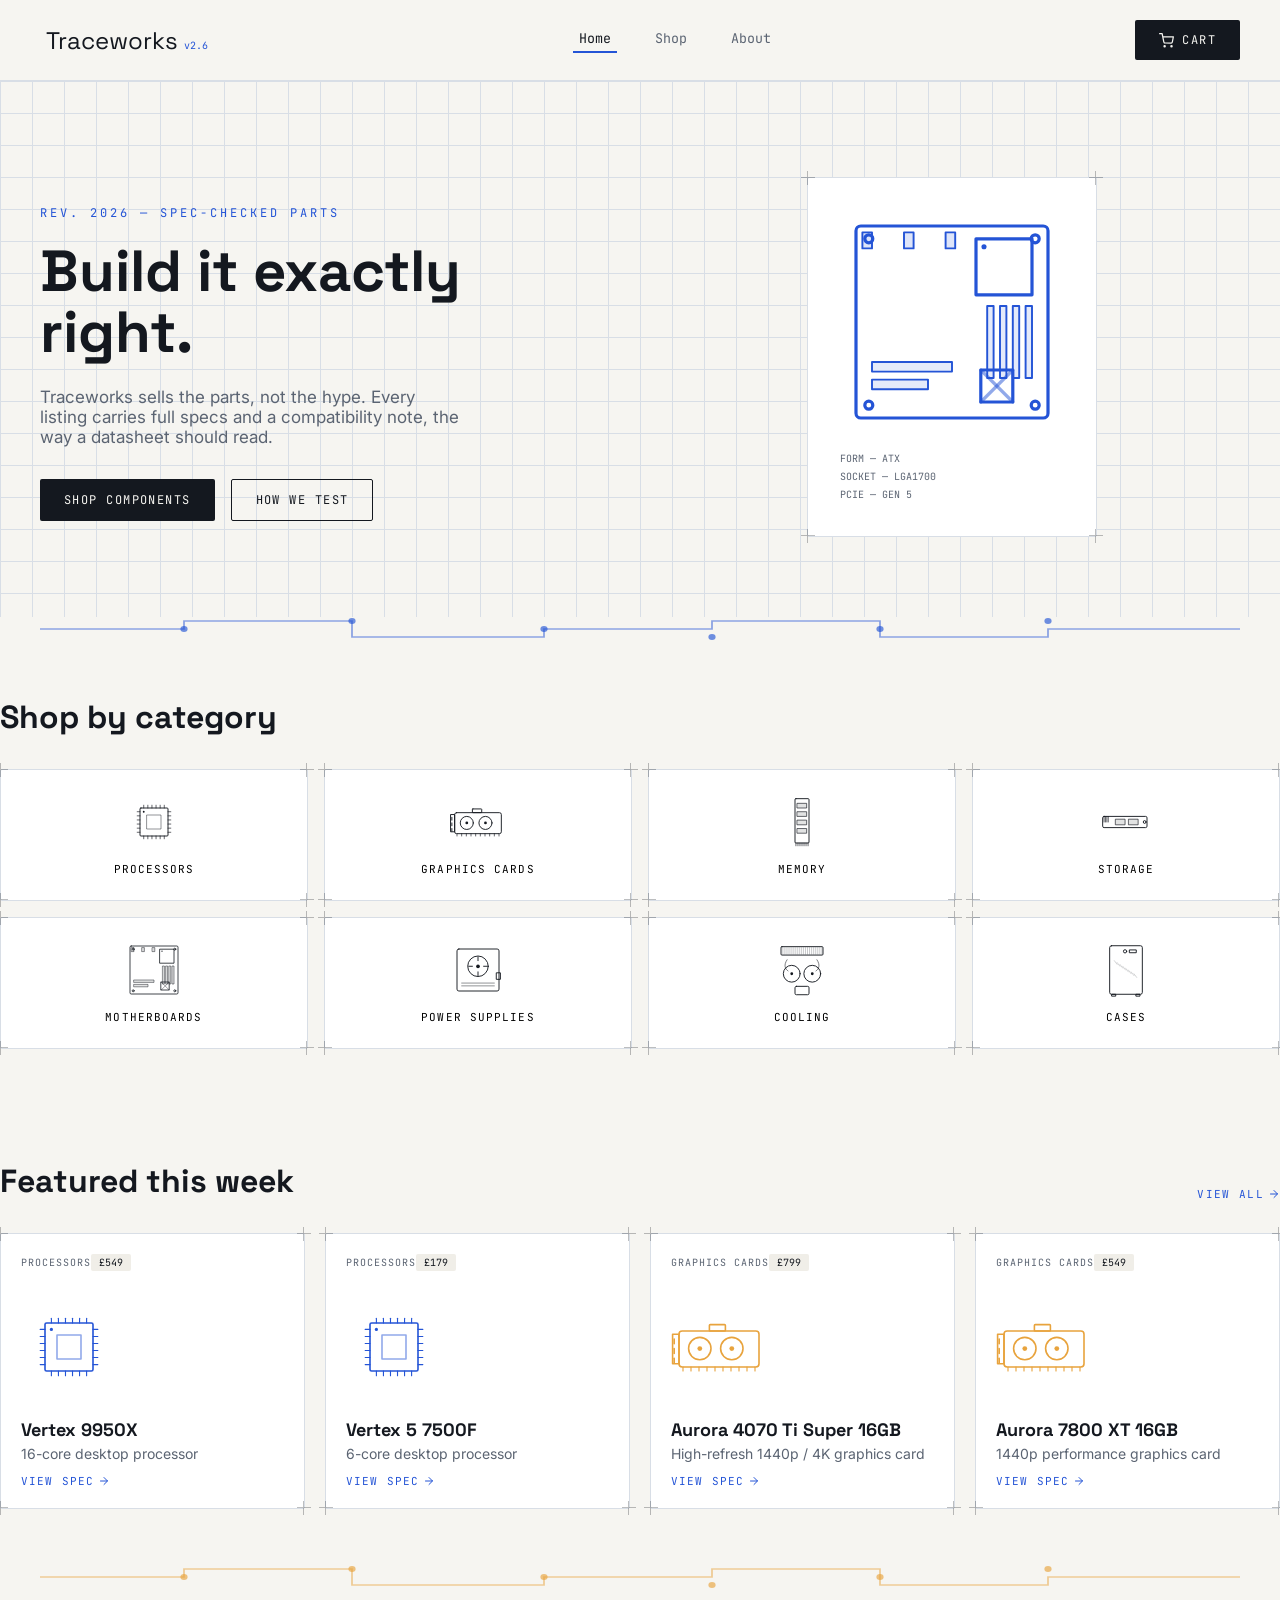
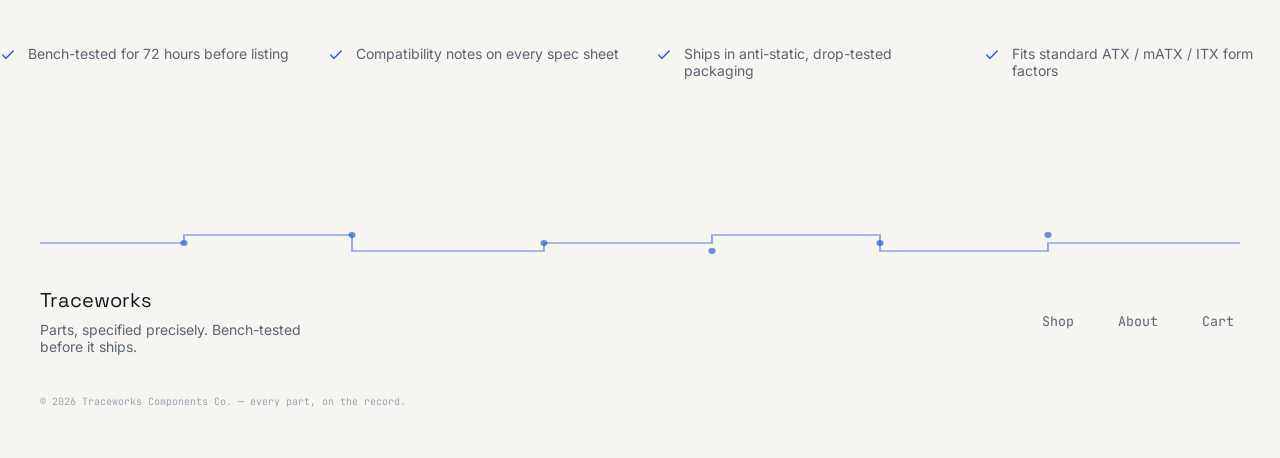
<file: 1/index.html>
<!DOCTYPE html>
<html lang="en">
<head>
<meta charset="UTF-8" />
<meta name="viewport" content="width=device-width, initial-scale=1.0" />
<title>Traceworks — Parts, specified precisely.</title>
<link rel="preconnect" href="https://fonts.googleapis.com">
<link href="https://fonts.googleapis.com/css2?family=Space+Grotesk:wght@400;500;600;700&family=Inter:wght@400;500;600&family=JetBrains+Mono:wght@400;500;600&display=swap" rel="stylesheet">
<style>
  /* ---------- Design tokens ----------
  Paper (bg)     #F6F5F1   blueprint paper, warm off-white
  Ink (text)     #14181F   near-black drafting ink
  Grid line      #D8DEE6   faint blueprint grid
  Blue (accent)  #2454D6   schematic-blue, primary
  Amber (accent) #E8A33D   solder/resistor amber, CTA
  Slate (muted)  #5B6472
  Display font:  Space Grotesk
  Body font:     Inter
  Data/mono:     JetBrains Mono
  Signature:     orthogonal circuit-trace dividers with via-dots, plus
                 blueprint corner registration marks on every panel.
  ------------------------------------ */
  :root{
    --paper:#F6F5F1; --ink:#14181F; --grid:#D8DEE6;
    --blue:#2454D6; --amber:#E8A33D; --slate:#5B6472;
    --panel:#FFFFFF; --chip:#F0EEE8;
  }
  *{box-sizing:border-box;}
  html,body{margin:0;padding:0;}
  body{background:var(--paper);color:var(--ink);font-family:'Inter',sans-serif;-webkit-font-smoothing:antialiased;}
  .font-display{font-family:'Space Grotesk',sans-serif;}
  .font-mono{font-family:'JetBrains Mono',monospace;}
  button{font-family:inherit;cursor:pointer;}
  a{color:inherit;}
  img,svg{display:block;}
  .container{max-width:1280px;margin:0 auto;padding:0 24px;}
  @media(min-width:768px){.container{padding:0 40px;}}

  /* focus + motion */
  button:focus-visible, a:focus-visible{outline:2px solid var(--blue);outline-offset:2px;}
  @media (prefers-reduced-motion: reduce){ *{transition:none !important;} }

  /* buttons */
  .btn{font-family:'JetBrains Mono',monospace;font-size:12px;text-transform:uppercase;letter-spacing:.12em;
       padding:12px 24px;border-radius:2px;border:none;transition:transform .15s ease;}
  .btn:hover{transform:translateY(-2px);}
  .btn-dark{background:var(--ink);color:var(--paper);}
  .btn-outline{background:transparent;color:var(--ink);border:1px solid var(--ink);}
  .btn-amber{background:var(--amber);color:var(--ink);}
  .btn-link{background:none;border:none;color:var(--blue);font-family:'JetBrains Mono',monospace;
       font-size:11px;text-transform:uppercase;letter-spacing:.12em;display:inline-flex;align-items:center;gap:4px;padding:0;}

  /* grid backdrop (blueprint paper) */
  .grid-bg{background-image:linear-gradient(var(--grid) 1px, transparent 1px),
                            linear-gradient(90deg, var(--grid) 1px, transparent 1px);
           background-size:32px 32px;}

  /* corner registration marks */
  .corner-marks{position:relative;}
  .corner-mark{position:absolute;width:14px;height:14px;opacity:.28;pointer-events:none;}
  .corner-mark::before{content:'';position:absolute;top:0;left:6px;width:1px;height:14px;background:var(--ink);}
  .corner-mark::after{content:'';position:absolute;top:6px;left:0;width:14px;height:1px;background:var(--ink);}
  .corner-mark.tl{top:-7px;left:-7px;} .corner-mark.tr{top:-7px;right:-7px;}
  .corner-mark.bl{bottom:-7px;left:-7px;} .corner-mark.br{bottom:-7px;right:-7px;}

  /* header */
  header.site{position:sticky;top:0;z-index:40;background:rgba(246,245,241,.92);backdrop-filter:blur(6px);
              border-bottom:1px solid var(--grid);}
  .header-inner{height:80px;display:flex;align-items:center;justify-content:space-between;}
  .logo{display:flex;align-items:baseline;gap:6px;background:none;border:none;}
  .logo .name{font-size:24px;color:var(--ink);}
  .logo .ver{font-family:'JetBrains Mono',monospace;font-size:10px;color:var(--blue);}
  nav.primary{display:none;gap:32px;font-family:'JetBrains Mono',monospace;font-size:12px;text-transform:uppercase;letter-spacing:.12em;}
  @media(min-width:768px){nav.primary{display:flex;}}
  nav.primary button{background:none;border:none;padding-bottom:4px;border-bottom:2px solid transparent;color:var(--slate);}
  nav.primary button.active{color:var(--ink);border-bottom-color:var(--blue);}
  .header-actions{display:flex;align-items:center;gap:12px;}
  .cart-btn{position:relative;display:flex;align-items:center;gap:8px;}
  .cart-badge{position:absolute;top:-8px;right:-8px;width:20px;height:20px;border-radius:50%;background:var(--amber);
              color:var(--ink);font-size:10px;font-weight:600;display:flex;align-items:center;justify-content:center;}
  .menu-toggle{display:flex;background:none;border:none;}
  @media(min-width:768px){.menu-toggle{display:none;}}
  .mobile-nav{display:none;flex-direction:column;gap:12px;padding:0 24px 16px;font-family:'JetBrains Mono',monospace;
              font-size:12px;text-transform:uppercase;letter-spacing:.12em;}
  .mobile-nav.open{display:flex;}
  .mobile-nav button{background:none;border:none;text-align:left;color:var(--slate);}
  .mobile-nav button.active{color:var(--ink);}

  /* hero */
  .hero{padding:64px 0 80px;}
  @media(min-width:768px){.hero{padding:96px 0 80px;}}
  .hero-grid{display:grid;grid-template-columns:1fr;gap:48px;align-items:center;}
  @media(min-width:768px){.hero-grid{grid-template-columns:1fr 1fr;}}
  .eyebrow{font-family:'JetBrains Mono',monospace;font-size:12px;text-transform:uppercase;letter-spacing:.25em;color:var(--blue);margin-bottom:20px;}
  h1.hero-title{font-size:44px;line-height:1.05;margin:0 0 24px;color:var(--ink);}
  @media(min-width:768px){h1.hero-title{font-size:58px;}}
  .hero-sub{font-size:17px;color:var(--slate);max-width:420px;margin:0 0 32px;}
  .hero-ctas{display:flex;gap:16px;flex-wrap:wrap;}
  .hero-panel{position:relative;background:var(--panel);border:1px solid var(--grid);border-radius:2px;padding:32px;max-width:320px;margin:0 auto;}
  .hero-panel .spec-lines{margin-top:16px;font-size:10px;line-height:1.8;color:var(--slate);}

  /* section headings */
  .section{padding:56px 0;}
  h2.section-title{font-size:28px;color:var(--ink);margin:0 0 32px;}
  @media(min-width:768px){h2.section-title{font-size:32px;}}
  .section-head-row{display:flex;align-items:flex-end;justify-content:space-between;flex-wrap:wrap;gap:16px;margin-bottom:32px;}

  /* category tiles */
  .cat-grid{display:grid;grid-template-columns:repeat(2,1fr);gap:16px;}
  @media(min-width:768px){.cat-grid{grid-template-columns:repeat(4,1fr);}}
  .cat-tile{position:relative;background:var(--panel);border:1px solid var(--grid);border-radius:2px;padding:24px;
            display:flex;flex-direction:column;align-items:center;gap:12px;transition:transform .15s ease;}
  .cat-tile:hover{transform:translateY(-3px);}
  .cat-tile .icon{width:56px;height:56px;}
  .cat-tile span{font-family:'JetBrains Mono',monospace;font-size:11px;text-transform:uppercase;letter-spacing:.1em;text-align:center;}

  /* product grid + card */
  .product-grid{display:grid;grid-template-columns:1fr;gap:20px;}
  @media(min-width:640px){.product-grid{grid-template-columns:repeat(2,1fr);}}
  @media(min-width:1024px){.product-grid{grid-template-columns:repeat(4,1fr);}}
  .product-grid.cols-3{grid-template-columns:1fr;}
  @media(min-width:640px){.product-grid.cols-3{grid-template-columns:repeat(2,1fr);}}
  @media(min-width:1024px){.product-grid.cols-3{grid-template-columns:repeat(3,1fr);}}
  .product-card{position:relative;text-align:left;background:var(--panel);border:1px solid var(--grid);border-radius:2px;
                padding:20px;display:flex;flex-direction:column;width:100%;transition:transform .15s ease;}
  .product-card:hover{transform:translateY(-4px);}
  .card-top{display:flex;align-items:center;justify-content:space-between;margin-bottom:4px;}
  .tag-mono{font-family:'JetBrains Mono',monospace;font-size:10px;text-transform:uppercase;letter-spacing:.1em;color:var(--slate);}
  .price-chip{font-family:'JetBrains Mono',monospace;font-size:10px;background:var(--chip);color:var(--ink);padding:2px 8px;border-radius:2px;}
  .card-icon{display:flex;align-items:center;justify-content:center;padding:24px 0;}
  .card-icon .icon{width:96px;height:96px;}
  .card-title{font-size:18px;line-height:1.2;margin:0 0 4px;color:var(--ink);}
  .card-tagline{font-size:14px;color:var(--slate);margin:0 0 12px;}
  .card-link{margin-top:auto;display:inline-flex;align-items:center;gap:4px;font-family:'JetBrains Mono',monospace;font-size:11px;text-transform:uppercase;letter-spacing:.1em;color:var(--blue);}

  /* trust strip */
  .trust-grid{display:grid;grid-template-columns:1fr;gap:32px;}
  @media(min-width:640px){.trust-grid{grid-template-columns:repeat(2,1fr);}}
  @media(min-width:1024px){.trust-grid{grid-template-columns:repeat(4,1fr);}}
  .trust-item{display:flex;align-items:flex-start;gap:12px;}
  .trust-item p{font-size:14px;color:var(--slate);margin:0;}
  .trust-item svg{margin-top:2px;flex-shrink:0;}

  /* breadcrumb */
  .breadcrumb{font-family:'JetBrains Mono',monospace;font-size:11px;text-transform:uppercase;letter-spacing:.1em;
              color:var(--slate);display:flex;align-items:center;gap:8px;flex-wrap:wrap;}
  .breadcrumb button{background:none;border:none;color:var(--slate);}
  .breadcrumb button:hover{text-decoration:underline;}
  .breadcrumb .current{color:var(--ink);}

  /* filter pills */
  .pill-row{display:flex;gap:8px;flex-wrap:wrap;margin:24px 0 32px;}
  .pill{font-family:'JetBrains Mono',monospace;font-size:12px;text-transform:uppercase;letter-spacing:.1em;
       padding:8px 16px;border-radius:2px;border:1px solid var(--grid);background:transparent;color:var(--slate);}
  .pill.active{background:var(--ink);color:var(--paper);border-color:var(--ink);}

  /* product detail */
  .detail-grid{display:grid;grid-template-columns:1fr;gap:48px;margin-top:24px;}
  @media(min-width:768px){.detail-grid{grid-template-columns:1fr 1fr;}}
  .detail-panel{position:relative;background:var(--panel);border:1px solid var(--grid);border-radius:2px;
                padding:40px;display:flex;align-items:center;justify-content:center;}
  .detail-panel .icon{width:256px;height:256px;max-width:100%;}
  .detail-price{font-family:'JetBrains Mono',monospace;font-size:26px;margin:0 0 24px;color:var(--ink);}
  .spec-table{border-top:1px solid var(--grid);border-bottom:1px solid var(--grid);margin-bottom:24px;}
  .spec-row{display:flex;justify-content:space-between;padding:10px 0;border-top:1px solid var(--grid);
            font-family:'JetBrains Mono',monospace;font-size:12px;}
  .spec-row:first-child{border-top:none;}
  .spec-row .label{color:var(--slate);}
  .spec-row .value{color:var(--ink);}
  .qty-row{display:flex;align-items:center;gap:16px;margin-bottom:16px;}
  .qty-control{display:flex;align-items:center;border:1px solid var(--grid);border-radius:2px;}
  .qty-control button{background:none;border:none;padding:12px;}
  .qty-control span{font-family:'JetBrains Mono',monospace;font-size:14px;width:32px;text-align:center;}
  .in-stock{font-family:'JetBrains Mono',monospace;font-size:11px;color:var(--blue);display:flex;align-items:center;gap:6px;}

  /* cart */
  .cart-empty{padding:64px 0;text-align:center;border:1px solid var(--grid);border-radius:2px;}
  .cart-empty p{font-size:14px;color:var(--slate);margin-bottom:16px;}
  .cart-layout{display:grid;grid-template-columns:1fr;gap:40px;}
  @media(min-width:768px){.cart-layout{grid-template-columns:2fr 1fr;}}
  .cart-item{display:flex;align-items:center;gap:16px;border:1px solid var(--grid);border-radius:2px;padding:16px;background:var(--panel);margin-bottom:16px;}
  .cart-item .thumb{width:64px;height:64px;flex-shrink:0;border-radius:2px;background:var(--chip);display:flex;align-items:center;justify-content:center;}
  .cart-item .thumb .icon{width:40px;height:40px;}
  .cart-item .info{flex:1;min-width:0;}
  .cart-item .info p.name{font-family:'Space Grotesk',sans-serif;font-size:16px;margin:0;color:var(--ink);white-space:nowrap;overflow:hidden;text-overflow:ellipsis;}
  .cart-item .info p.unit{font-family:'JetBrains Mono',monospace;font-size:12px;color:var(--slate);margin:2px 0 0;}
  .cart-item .qty-control button{padding:8px;}
  .cart-item .qty-control span{width:24px;font-size:12px;}
  .cart-item .line-total{font-family:'JetBrains Mono',monospace;font-size:14px;width:70px;text-align:right;color:var(--ink);}
  .summary-panel{border:1px solid var(--grid);border-radius:2px;padding:24px;background:var(--panel);height:fit-content;}
  .summary-panel h2{font-size:20px;margin:0 0 16px;}
  .summary-row{display:flex;justify-content:space-between;padding:8px 0;border-top:1px solid var(--grid);
              font-family:'JetBrains Mono',monospace;font-size:12px;color:var(--slate);}
  .summary-row .val{color:var(--ink);}
  .summary-row.total{font-size:14px;color:var(--ink);padding-top:12px;margin-top:4px;}
  .summary-panel .btn{width:100%;margin-top:16px;}

  /* about steps */
  .steps-grid{display:grid;grid-template-columns:1fr;gap:24px;margin-bottom:56px;}
  @media(min-width:640px){.steps-grid{grid-template-columns:1fr 1fr;}}
  .step-card{position:relative;border:1px solid var(--grid);border-radius:2px;padding:24px;background:var(--panel);}
  .step-card .step-n{font-family:'JetBrains Mono',monospace;font-size:12px;color:var(--blue);}
  .step-card h3{font-size:18px;margin:8px 0;}
  .step-card p{font-size:14px;color:var(--slate);margin:0;}

  /* footer */
  footer.site{padding:56px 0 40px;margin-top:40px;}
  .footer-row{display:flex;flex-direction:column;justify-content:space-between;gap:24px;margin-top:32px;}
  @media(min-width:768px){.footer-row{flex-direction:row;}}
  .footer-row .brand p{font-size:14px;color:var(--slate);max-width:280px;margin:8px 0 0;}
  .footer-links{display:flex;gap:32px;font-family:'JetBrains Mono',monospace;font-size:12px;text-transform:uppercase;letter-spacing:.1em;}
  .footer-links button{background:none;border:none;color:var(--slate);}
  .footer-links button:hover{color:var(--ink);}
  .copyright{font-family:'JetBrains Mono',monospace;font-size:10px;color:#9AA3AF;margin-top:40px;}

  /* toast */
  #toast{position:fixed;bottom:24px;left:50%;transform:translate(-50%,20px);padding:12px 20px;border-radius:2px;
        background:var(--ink);color:var(--paper);font-family:'JetBrains Mono',monospace;font-size:12px;
        z-index:50;opacity:0;pointer-events:none;transition:opacity .2s ease, transform .2s ease;box-shadow:0 12px 24px rgba(0,0,0,.15);}
  #toast.show{opacity:1;transform:translate(-50%,0);}
</style>
</head>
<body>

<header class="site">
  <div class="container header-inner">
    <button class="logo" onclick="goTo('home')">
      <span class="font-display name">Traceworks</span>
      <span class="font-mono ver">v2.6</span>
    </button>
    <nav class="primary" id="primary-nav"></nav>
    <div class="header-actions">
      <button class="btn btn-dark cart-btn" onclick="goTo('cart')">
        <svg width="15" height="15" viewBox="0 0 24 24" fill="none" stroke="currentColor" stroke-width="2" stroke-linecap="round" stroke-linejoin="round"><circle cx="9" cy="21" r="1"/><circle cx="20" cy="21" r="1"/><path d="M1 1h4l2.68 13.39a2 2 0 0 0 2 1.61h9.72a2 2 0 0 0 2-1.61L23 6H6"/></svg>
        Cart
        <span class="cart-badge" id="cart-badge" style="display:none;">0</span>
      </button>
      <button class="menu-toggle" onclick="toggleMenu()" aria-label="Toggle menu">
        <svg id="menu-icon-open" width="20" height="20" viewBox="0 0 24 24" fill="none" stroke="var(--ink)" stroke-width="2" stroke-linecap="round"><line x1="3" y1="6" x2="21" y2="6"/><line x1="3" y1="12" x2="21" y2="12"/><line x1="3" y1="18" x2="21" y2="18"/></svg>
        <svg id="menu-icon-close" width="20" height="20" viewBox="0 0 24 24" fill="none" stroke="var(--ink)" stroke-width="2" stroke-linecap="round" style="display:none;"><line x1="18" y1="6" x2="6" y2="18"/><line x1="6" y1="6" x2="18" y2="18"/></svg>
      </button>
    </div>
  </div>
  <div class="mobile-nav" id="mobile-nav"></div>
</header>

<main id="page-root"></main>

<footer class="site">
  <div class="container">
    <div id="footer-trace"></div>
    <div class="footer-row">
      <div class="brand">
        <span class="font-display" style="font-size:20px;">Traceworks</span>
        <p>Parts, specified precisely. Bench-tested before it ships.</p>
      </div>
      <div class="footer-links">
        <button onclick="goTo('shop')">Shop</button>
        <button onclick="goTo('about')">About</button>
        <button onclick="goTo('cart')">Cart</button>
      </div>
    </div>
    <p class="copyright">© 2026 Traceworks Components Co. — every part, on the record.</p>
  </div>
</footer>

<div id="toast" role="status"></div>

<script>
/* ---------- data ---------- */
const CATEGORIES = [
  { key: "cpu", label: "Processors" },
  { key: "gpu", label: "Graphics Cards" },
  { key: "ram", label: "Memory" },
  { key: "storage", label: "Storage" },
  { key: "motherboard", label: "Motherboards" },
  { key: "psu", label: "Power Supplies" },
  { key: "cooling", label: "Cooling" },
  { key: "case", label: "Cases" },
];

const BLUE = "#2454D6", AMBER = "#E8A33D", INK = "#14181F";

const PRODUCTS = [
  { id:"vertex-9950x", name:"Vertex 9950X", category:"cpu", tagline:"16-core desktop processor", price:549, accent:BLUE,
    specs:[["Socket","AM5"],["Cores / Threads","16 / 32"],["Base Clock","4.2 GHz"],["Boost Clock","5.7 GHz"],["TDP","170 W"],["Cache","80 MB"]] },
  { id:"vertex-7500f", name:"Vertex 5 7500F", category:"cpu", tagline:"6-core desktop processor", price:179, accent:BLUE,
    specs:[["Socket","AM5"],["Cores / Threads","6 / 12"],["Base Clock","3.7 GHz"],["Boost Clock","4.8 GHz"],["TDP","65 W"],["Cache","32 MB"]] },
  { id:"aurora-4070ti-super", name:"Aurora 4070 Ti Super 16GB", category:"gpu", tagline:"High-refresh 1440p / 4K graphics card", price:799, accent:AMBER,
    specs:[["Memory","16 GB GDDR6X"],["Bus width","256-bit"],["Boost Clock","2610 MHz"],["TDP","285 W"],["Outputs","3x DP, 1x HDMI"],["Length","336 mm"]] },
  { id:"aurora-7800xt", name:"Aurora 7800 XT 16GB", category:"gpu", tagline:"1440p performance graphics card", price:549, accent:AMBER,
    specs:[["Memory","16 GB GDDR6"],["Bus width","256-bit"],["Boost Clock","2430 MHz"],["TDP","263 W"],["Outputs","2x DP, 2x HDMI"],["Length","308 mm"]] },
  { id:"latch-ddr5-6000-32", name:"Latch DDR5-6000 32GB Kit", category:"ram", tagline:"2 x 16GB desktop memory kit", price:129, accent:BLUE,
    specs:[["Speed","DDR5-6000"],["Latency","CL30"],["Capacity","32 GB (2x16GB)"],["Voltage","1.35 V"],["Profile","Low-profile heat spreader"]] },
  { id:"strata-2tb-nvme", name:"Strata 2TB NVMe Gen4 SSD", category:"storage", tagline:"M.2 solid-state drive", price:149, accent:AMBER,
    specs:[["Capacity","2 TB"],["Interface","PCIe 4.0 x4"],["Sequential read","7,000 MB/s"],["Sequential write","6,500 MB/s"],["Form factor","M.2 2280"]] },
  { id:"steady-850-gold", name:"Steady 850W 80+ Gold", category:"psu", tagline:"Fully modular power supply", price:119, accent:BLUE,
    specs:[["Wattage","850 W"],["Efficiency","80+ Gold"],["Modularity","Fully modular"],["Fan","135 mm fluid dynamic"],["Warranty","10 years"]] },
  { id:"updraft-360-aio", name:"Updraft 360 AIO Liquid Cooler", category:"cooling", tagline:"360mm all-in-one liquid cooler", price:159, accent:AMBER,
    specs:[["Radiator","360 mm"],["Fans","3x 120mm PWM"],["Socket support","AM5 / AM4 / LGA1700"],["Noise level","26 dBA"],["Pump speed","2800 RPM"]] },
  { id:"baseplate-z-atx", name:"Baseplate Z-Series ATX", category:"motherboard", tagline:"ATX motherboard", price:279, accent:BLUE,
    specs:[["Form factor","ATX"],["Socket","LGA1700"],["Memory","4x DDR5, up to 192GB"],["Expansion","PCIe 5.0 x16"],["Storage","4x M.2 slots"]] },
  { id:"framework-mid-tower", name:"Framework Mid-Tower ATX", category:"case", tagline:"Mid-tower ATX case", price:99, accent:AMBER,
    specs:[["Form factor","Mid-tower ATX"],["Max GPU length","400 mm"],["Front I/O","USB-C + 2x USB-A"],["Included fans","3"],["Side panel","Tempered glass"]] },
];

function formatPrice(n){ return "£" + n.toLocaleString("en-GB"); }
function categoryLabel(key){ const c = CATEGORIES.find(c=>c.key===key); return c ? c.label : key; }

/* ---------- icons (schematic line-art) ---------- */
function pinsSVG(side, count, gap, color, box){
  const [x0,y0,x1,y1] = box, len = 6; let s = "";
  for(let i=0;i<count;i++){
    if(side==="top"||side==="bottom"){
      const x = x0+gap+i*((x1-x0-gap*2)/(count-1));
      const y = side==="top" ? y0 : y1;
      const y2 = side==="top" ? y0-len : y1+len;
      s += `<line x1="${x}" y1="${y}" x2="${x}" y2="${y2}" stroke="${color}" stroke-width="1.4"/>`;
    } else {
      const y = y0+gap+i*((y1-y0-gap*2)/(count-1));
      const x = side==="left" ? x0 : x1;
      const x2 = side==="left" ? x0-len : x1+len;
      s += `<line x1="${x}" y1="${y}" x2="${x2}" y2="${y}" stroke="${color}" stroke-width="1.4"/>`;
    }
  }
  return s;
}
const svgOpen = (vb,color) => `<svg viewBox="${vb}" class="icon" fill="none" stroke="${color}" stroke-width="2" stroke-linecap="round" stroke-linejoin="round">`;
const ICONS = {
  cpu: (color) => `${svgOpen("0 0 120 120",color)}
    <rect x="30" y="30" width="60" height="60" rx="2"/>
    <rect x="45" y="45" width="30" height="30" stroke-opacity="0.5"/>
    <circle cx="38" cy="38" r="2" fill="${color}" stroke="none"/>
    ${pinsSVG("top",6,8,color,[30,30,90,90])}${pinsSVG("bottom",6,8,color,[30,30,90,90])}
    ${pinsSVG("left",6,8,color,[30,30,90,90])}${pinsSVG("right",6,8,color,[30,30,90,90])}
  </svg>`,
  gpu: (color) => `${svgOpen("0 0 120 120",color)}
    <rect x="10" y="40" width="100" height="45" rx="4"/>
    <rect x="2" y="44" width="8" height="37"/>
    <line x1="4" y1="50" x2="4" y2="56"/><line x1="4" y1="62" x2="4" y2="68"/><line x1="4" y1="74" x2="4" y2="80"/>
    <rect x="48" y="32" width="20" height="8" rx="1"/>
    <circle cx="36" cy="62" r="14"/><circle cx="36" cy="62" r="3" fill="${color}" stroke="none"/>
    <circle cx="76" cy="62" r="14"/><circle cx="76" cy="62" r="3" fill="${color}" stroke="none"/>
    ${[15,25,35,45,55,65,75,85,95,105].map(x=>`<line x1="${x}" y1="85" x2="${x}" y2="90" stroke="${color}" stroke-width="1.4"/>`).join("")}
  </svg>`,
  ram: (color) => `${svgOpen("0 0 120 120",color)}
    <rect x="45" y="10" width="30" height="95" rx="2"/>
    ${[20,38,56,74].map(y=>`<rect x="50" y="${y}" width="20" height="10" fill="${color}" fill-opacity="0.12" stroke="${color}" stroke-width="1.4"/>`).join("")}
    ${pinsSVG("bottom",7,2,color,[45,10,75,105])}
  </svg>`,
  storage: (color) => `${svgOpen("0 0 120 120",color)}
    <rect x="10" y="48" width="95" height="24" rx="3"/>
    <rect x="38" y="54" width="20" height="12" fill="${color}" fill-opacity="0.12" stroke="${color}" stroke-width="1.4"/>
    <rect x="66" y="54" width="20" height="12" fill="${color}" fill-opacity="0.12" stroke="${color}" stroke-width="1.4"/>
    ${[13,16,19,22].map(x=>`<line x1="${x}" y1="48" x2="${x}" y2="60" stroke="${color}" stroke-width="1.4"/>`).join("")}
    <circle cx="100" cy="60" r="3"/>
  </svg>`,
  psu: (color) => `${svgOpen("0 0 120 120",color)}
    <rect x="15" y="15" width="90" height="90" rx="4"/>
    <circle cx="60" cy="52" r="22"/><circle cx="60" cy="52" r="4" fill="${color}" stroke="none"/>
    <line x1="60" y1="32" x2="60" y2="40"/><line x1="60" y1="64" x2="60" y2="72"/>
    <line x1="40" y1="52" x2="48" y2="52"/><line x1="72" y1="52" x2="80" y2="52"/>
    <line x1="25" y1="88" x2="95" y2="88" stroke-opacity="0.5"/><line x1="25" y1="94" x2="95" y2="94" stroke-opacity="0.5"/>
    <rect x="100" y="66" width="8" height="14"/>
  </svg>`,
  cooling: (color) => `${svgOpen("0 0 120 120",color)}
    <rect x="15" y="10" width="90" height="18" rx="2"/>
    ${Array.from({length:20}).map((_,i)=>`<line x1="${19+i*4.4}" y1="12" x2="${19+i*4.4}" y2="26" stroke="${color}" stroke-width="1" stroke-opacity="0.5"/>`).join("")}
    <circle cx="38" cy="68" r="18"/><circle cx="38" cy="68" r="3" fill="${color}" stroke="none"/>
    <circle cx="82" cy="68" r="18"/><circle cx="82" cy="68" r="3" fill="${color}" stroke="none"/>
    <path d="M28 38 C 20 50, 24 58, 30 62" stroke-opacity="0.6"/>
    <path d="M92 38 C 100 50, 96 58, 90 62" stroke-opacity="0.6"/>
    <rect x="45" y="95" width="30" height="18" rx="3"/>
  </svg>`,
  motherboard: (color) => `${svgOpen("0 0 140 140",color)}
    <rect x="10" y="10" width="120" height="120" rx="3"/>
    <rect x="85" y="18" width="35" height="35"/>
    <circle cx="90" cy="23" r="1.6" fill="${color}" stroke="none"/>
    ${[92,100,108,116].map(x=>`<rect x="${x}" y="60" width="4" height="45" fill="${color}" fill-opacity="0.12" stroke="${color}" stroke-width="1.2"/>`).join("")}
    <rect x="20" y="95" width="50" height="6" fill="${color}" fill-opacity="0.12" stroke="${color}" stroke-width="1.2"/>
    <rect x="20" y="106" width="35" height="6" fill="${color}" fill-opacity="0.12" stroke="${color}" stroke-width="1.2"/>
    <rect x="88" y="100" width="20" height="20"/>
    <line x1="88" y1="100" x2="108" y2="120" stroke-opacity="0.5"/><line x1="108" y1="100" x2="88" y2="120" stroke-opacity="0.5"/>
    ${[14,40,66].map(x=>`<rect x="${x}" y="14" width="6" height="10" fill="${color}" fill-opacity="0.15" stroke="${color}" stroke-width="1.2"/>`).join("")}
    ${[[18,18],[122,18],[18,122],[122,122]].map(([cx,cy])=>`<circle cx="${cx}" cy="${cy}" r="2.5"/>`).join("")}
  </svg>`,
  case: (color) => `${svgOpen("0 0 120 120",color)}
    <rect x="25" y="8" width="70" height="104" rx="4"/>
    <circle cx="58" cy="20" r="3.5"/><rect x="68" y="17" width="14" height="6"/>
    ${Array.from({length:8}).map((_,i)=>`<line x1="${35+i*6}" y1="${40+i*4}" x2="${41+i*6}" y2="${48+i*4}" stroke="${color}" stroke-width="1" stroke-opacity="0.4"/>`).join("")}
    <rect x="30" y="112" width="8" height="4"/><rect x="82" y="112" width="8" height="4"/>
  </svg>`,
};

/* signature: circuit-trace divider */
function traceDividerSVG(color, opacity){
  color = color || BLUE; opacity = opacity===undefined ? 0.5 : opacity;
  const via = [120,260,420,560,700,840];
  return `<svg viewBox="0 0 1000 24" preserveAspectRatio="none" style="width:100%;height:24px;" aria-hidden="true">
    <path d="M0 12 H120 V4 H260 V20 H420 V12 H560 V4 H700 V20 H840 V12 H1000" fill="none" stroke="${color}" stroke-opacity="${opacity}" stroke-width="1.5"/>
    ${via.map((x,i)=>`<circle cx="${x}" cy="${i%2===0?12:(i%4===1?4:20)}" r="3" fill="${color}" fill-opacity="${opacity+0.15}"/>`).join("")}
  </svg>`;
}
const CORNER_MARKS = `<span class="corner-mark tl"></span><span class="corner-mark tr"></span><span class="corner-mark bl"></span><span class="corner-mark br"></span>`;
const CHECK_SVG = (color) => `<svg width="16" height="16" viewBox="0 0 24 24" fill="none" stroke="${color}" stroke-width="2" stroke-linecap="round" stroke-linejoin="round"><polyline points="20 6 9 17 4 12"/></svg>`;
const ARROW_R = `<svg width="12" height="12" viewBox="0 0 24 24" fill="none" stroke="currentColor" stroke-width="2" stroke-linecap="round" stroke-linejoin="round"><line x1="5" y1="12" x2="19" y2="12"/><polyline points="12 5 19 12 12 19"/></svg>`;
const ARROW_L = `<svg width="12" height="12" viewBox="0 0 24 24" fill="none" stroke="currentColor" stroke-width="2" stroke-linecap="round" stroke-linejoin="round"><line x1="19" y1="12" x2="5" y2="12"/><polyline points="12 19 5 12 12 5"/></svg>`;
const MINUS_SVG = `<svg width="14" height="14" viewBox="0 0 24 24" fill="none" stroke="currentColor" stroke-width="2" stroke-linecap="round"><line x1="5" y1="12" x2="19" y2="12"/></svg>`;
const PLUS_SVG = `<svg width="14" height="14" viewBox="0 0 24 24" fill="none" stroke="currentColor" stroke-width="2" stroke-linecap="round"><line x1="12" y1="5" x2="12" y2="19"/><line x1="5" y1="12" x2="19" y2="12"/></svg>`;

/* ---------- state ---------- */
const state = { page:"home", category:"all", productId: PRODUCTS[0].id, productQty:1, cart:[], menuOpen:false };

/* ---------- helpers ---------- */
function productCardHTML(p){
  return `
  <button class="corner-marks product-card" onclick="goTo('product',{productId:'${p.id}'})">
    ${CORNER_MARKS}
    <div class="card-top">
      <span class="tag-mono">${categoryLabel(p.category)}</span>
      <span class="price-chip">${formatPrice(p.price)}</span>
    </div>
    <div class="card-icon">${ICONS[p.category](p.accent)}</div>
    <h3 class="font-display card-title">${p.name}</h3>
    <p class="card-tagline">${p.tagline}</p>
    <span class="card-link">View spec ${ARROW_R}</span>
  </button>`;
}
function breadcrumbHTML(items){
  return `<div class="breadcrumb">${items.map((it,i)=>`${i>0?"<span>/</span>":""}${it.onclick ? `<button onclick="${it.onclick}">${it.label}</button>` : `<span class="current">${it.label}</span>`}`).join("")}</div>`;
}

/* ---------- page renderers ---------- */
function renderHome(){
  const featured = PRODUCTS.slice(0,4);
  return `
  <section class="hero grid-bg">
    <div class="container hero-grid">
      <div>
        <p class="eyebrow font-mono">Rev. 2026 — spec-checked parts</p>
        <h1 class="hero-title font-display">Build it exactly right.</h1>
        <p class="hero-sub">Traceworks sells the parts, not the hype. Every listing carries full specs and a compatibility note, the way a datasheet should read.</p>
        <div class="hero-ctas">
          <button class="btn btn-dark" onclick="goTo('shop')">Shop components</button>
          <button class="btn btn-outline" onclick="goTo('about')">How we test</button>
        </div>
      </div>
      <div class="corner-marks hero-panel">
        ${CORNER_MARKS}
        ${ICONS.motherboard(BLUE).replace('class="icon"','class="icon" style="width:100%;height:224px;"')}
        <div class="spec-lines font-mono">
          <div>FORM — ATX</div><div>SOCKET — LGA1700</div><div>PCIE — GEN 5</div>
        </div>
      </div>
    </div>
  </section>

  <div class="container">${traceDividerSVG()}</div>

  <section class="section container">
    <h2 class="section-title font-display">Shop by category</h2>
    <div class="cat-grid">
      ${CATEGORIES.map(c=>`
        <button class="corner-marks cat-tile" onclick="goTo('shop',{category:'${c.key}'})">
          ${CORNER_MARKS}
          ${ICONS[c.key](INK)}
          <span class="font-mono">${c.label}</span>
        </button>`).join("")}
    </div>
  </section>

  <section class="section container">
    <div class="section-head-row">
      <h2 class="section-title font-display" style="margin:0;">Featured this week</h2>
      <button class="btn-link" onclick="goTo('shop')">View all ${ARROW_R}</button>
    </div>
    <div class="product-grid">${featured.map(productCardHTML).join("")}</div>
  </section>

  <div class="container">${traceDividerSVG(AMBER)}</div>

  <section class="section container trust-grid">
    ${["Bench-tested for 72 hours before listing","Compatibility notes on every spec sheet","Ships in anti-static, drop-tested packaging","Fits standard ATX / mATX / ITX form factors"]
      .map(t=>`<div class="trust-item">${CHECK_SVG(BLUE)}<p>${t}</p></div>`).join("")}
  </section>`;
}

function renderShop(){
  const active = state.category;
  const filtered = active==="all" ? PRODUCTS : PRODUCTS.filter(p=>p.category===active);
  return `
  <div class="container" style="padding-top:40px;padding-bottom:40px;">
    ${breadcrumbHTML([{label:"Home",onclick:"goTo('home')"},{label:"Shop"}])}
    <div class="section-head-row" style="margin-top:16px;">
      <h1 class="section-title font-display" style="margin:0;">All components</h1>
      <span class="font-mono" style="font-size:12px;color:var(--slate);">${filtered.length} listed</span>
    </div>
    <div class="pill-row">
      <button class="pill ${active==="all"?"active":""}" onclick="setShopCategory('all')">All</button>
      ${CATEGORIES.map(c=>`<button class="pill ${active===c.key?"active":""}" onclick="setShopCategory('${c.key}')">${c.label}</button>`).join("")}
    </div>
    ${filtered.length===0
      ? `<p style="font-size:14px;color:var(--slate);">No parts in this category yet.</p>`
      : `<div class="product-grid">${filtered.map(productCardHTML).join("")}</div>`}
  </div>`;
}

function renderProduct(){
  const product = PRODUCTS.find(p=>p.id===state.productId) || PRODUCTS[0];
  const related = PRODUCTS.filter(p=>p.category===product.category && p.id!==product.id).slice(0,3);
  return `
  <div class="container" style="padding-top:40px;padding-bottom:40px;">
    ${breadcrumbHTML([
      {label:"Home",onclick:"goTo('home')"},
      {label:categoryLabel(product.category),onclick:`goTo('shop',{category:'${product.category}'})`},
      {label:product.name}
    ])}
    <div class="detail-grid">
      <div class="corner-marks detail-panel grid-bg">${CORNER_MARKS}${ICONS[product.category](product.accent)}</div>
      <div>
        <span class="tag-mono font-mono">${categoryLabel(product.category)}</span>
        <h1 class="font-display" style="font-size:34px;margin:8px 0 8px;">${product.name}</h1>
        <p style="font-size:16px;color:var(--slate);margin:0 0 16px;">${product.tagline}</p>
        <p class="detail-price font-mono">${formatPrice(product.price)}</p>
        <div class="spec-table">
          ${product.specs.map(([label,value])=>`<div class="spec-row"><span class="label">${label}</span><span class="value">${value}</span></div>`).join("")}
        </div>
        <div class="qty-row">
          <div class="qty-control">
            <button onclick="changeProductQty(-1)" aria-label="Decrease quantity">${MINUS_SVG}</button>
            <span>${state.productQty}</span>
            <button onclick="changeProductQty(1)" aria-label="Increase quantity">${PLUS_SVG}</button>
          </div>
          <button class="btn btn-dark" style="flex:1;" onclick="addToCart('${product.id}', ${state.productQty})">Add to cart</button>
        </div>
        <p class="in-stock">${CHECK_SVG(BLUE)} In stock — ships in 1–2 business days</p>
      </div>
    </div>
    ${related.length>0 ? `
      <div style="margin-top:64px;">
        ${traceDividerSVG()}
        <h2 class="font-display" style="font-size:26px;margin:32px 0 24px;">Related ${categoryLabel(product.category).toLowerCase()}</h2>
        <div class="product-grid cols-3">${related.map(productCardHTML).join("")}</div>
      </div>` : ""}
  </div>`;
}

function renderCart(){
  const items = state.cart.map(c=>({...c, product: PRODUCTS.find(p=>p.id===c.id)}));
  const subtotal = items.reduce((s,i)=>s+i.product.price*i.qty,0);
  const shipping = subtotal===0 ? 0 : (subtotal>500 ? 0 : 12);
  const total = subtotal + shipping;
  return `
  <div class="container" style="padding-top:40px;padding-bottom:40px;">
    ${breadcrumbHTML([{label:"Home",onclick:"goTo('home')"},{label:"Cart"}])}
    <h1 class="font-display" style="font-size:34px;margin:16px 0 32px;">Your cart</h1>
    ${items.length===0 ? `
      <div class="cart-empty">
        <p>Nothing here yet.</p>
        <button class="btn btn-dark" onclick="goTo('shop')">Shop components</button>
      </div>` : `
      <div class="cart-layout">
        <div>
          ${items.map(({id,qty,product})=>`
            <div class="cart-item">
              <div class="thumb">${ICONS[product.category](product.accent)}</div>
              <div class="info">
                <p class="name font-display">${product.name}</p>
                <p class="unit font-mono">${formatPrice(product.price)} each</p>
              </div>
              <div class="qty-control">
                <button onclick="changeQty('${id}',-1)" aria-label="Decrease quantity">${MINUS_SVG}</button>
                <span>${qty}</span>
                <button onclick="changeQty('${id}',1)" aria-label="Increase quantity">${PLUS_SVG}</button>
              </div>
              <span class="line-total font-mono">${formatPrice(product.price*qty)}</span>
            </div>`).join("")}
          <button class="btn-link" style="margin-top:8px;" onclick="goTo('shop')">${ARROW_L} Continue shopping</button>
        </div>
        <div class="summary-panel">
          <h2 class="font-display">Summary</h2>
          <div class="summary-row"><span>Subtotal</span><span class="val">${formatPrice(subtotal)}</span></div>
          <div class="summary-row"><span>Shipping</span><span class="val">${shipping===0?"Free":formatPrice(shipping)}</span></div>
          <div class="summary-row total"><span>Total</span><span class="val">${formatPrice(total)}</span></div>
          <button class="btn btn-amber" onclick="checkout()">Checkout</button>
        </div>
      </div>`}
  </div>`;
}

function renderAbout(){
  const steps = [
    { label:"Bench burn-in", body:"Every board and card runs a 72-hour load test before it's listed for sale." },
    { label:"Compatibility check", body:"We verify socket, form factor, and clearance against our reference builds." },
    { label:"Thermal validation", body:"Parts are tested under sustained load, not just idle, to catch throttling early." },
    { label:"Static-safe packaging", body:"Anti-static bags, foam corners, and a drop-tested outer box for every order." },
  ];
  return `
  <div class="container" style="padding-top:40px;padding-bottom:40px;">
    ${breadcrumbHTML([{label:"Home",onclick:"goTo('home')"},{label:"About"}])}
    <h1 class="font-display" style="font-size:34px;margin:16px 0 24px;">Parts, specified precisely.</h1>
    <p style="max-width:640px;font-size:16px;color:var(--slate);margin-bottom:56px;">
      Traceworks started on a home workbench, tired of spec sheets that left out the one number that actually mattered.
      We test what we sell, and we write the datasheet the way we'd want to read it.
    </p>
    <h2 class="font-display" style="font-size:26px;margin-bottom:32px;">How we test</h2>
    <div class="steps-grid">
      ${steps.map((s,i)=>`
        <div class="corner-marks step-card">
          ${CORNER_MARKS}
          <span class="step-n font-mono">STEP ${String(i+1).padStart(2,"0")}</span>
          <h3 class="font-display">${s.label}</h3>
          <p>${s.body}</p>
        </div>`).join("")}
    </div>
    ${traceDividerSVG(AMBER)}
    <div style="margin-top:40px;text-align:center;">
      <button class="btn btn-dark" onclick="goTo('shop')">Shop components</button>
    </div>
  </div>`;
}

/* ---------- routing / state actions ---------- */
function render(){
  const root = document.getElementById("page-root");
  if(state.page==="home") root.innerHTML = renderHome();
  else if(state.page==="shop") root.innerHTML = renderShop();
  else if(state.page==="product") root.innerHTML = renderProduct();
  else if(state.page==="cart") root.innerHTML = renderCart();
  else if(state.page==="about") root.innerHTML = renderAbout();
  updateChrome();
}
function updateChrome(){
  const navItems = [["home","Home"],["shop","Shop"],["about","About"]];
  document.getElementById("primary-nav").innerHTML = navItems.map(([key,label])=>
    `<button class="${state.page===key?"active":""}" onclick="goTo('${key}')">${label}</button>`).join("");
  document.getElementById("mobile-nav").innerHTML = navItems.map(([key,label])=>
    `<button class="${state.page===key?"active":""}" onclick="goTo('${key}')">${label}</button>`).join("");
  document.getElementById("mobile-nav").classList.toggle("open", state.menuOpen);
  document.getElementById("menu-icon-open").style.display = state.menuOpen ? "none" : "block";
  document.getElementById("menu-icon-close").style.display = state.menuOpen ? "block" : "none";
  const count = state.cart.reduce((s,c)=>s+c.qty,0);
  const badge = document.getElementById("cart-badge");
  badge.textContent = count;
  badge.style.display = count>0 ? "flex" : "none";
  document.getElementById("footer-trace").innerHTML = traceDividerSVG();
}
function goTo(page, opts={}){
  if(opts.category) state.category = opts.category;
  if(opts.productId){ state.productId = opts.productId; state.productQty = 1; }
  state.page = page;
  state.menuOpen = false;
  render();
  window.scrollTo({top:0, behavior:"instant"});
}
function setShopCategory(cat){ state.category = cat; render(); }
function toggleMenu(){ state.menuOpen = !state.menuOpen; render(); }
function changeProductQty(delta){ state.productQty = Math.max(1, state.productQty + delta); render(); }
function addToCart(id, qty){
  qty = qty || 1;
  const existing = state.cart.find(c=>c.id===id);
  if(existing) existing.qty += qty; else state.cart.push({id, qty});
  showToast("Added to cart");
  render();
}
function changeQty(id, delta){
  state.cart = state.cart.map(c=>c.id===id ? {...c, qty:c.qty+delta} : c).filter(c=>c.qty>0);
  render();
}
function checkout(){ showToast("This is a demo — no real checkout here."); }
function showToast(msg){
  const el = document.getElementById("toast");
  el.textContent = msg;
  el.classList.add("show");
  clearTimeout(window._toastTimer);
  window._toastTimer = setTimeout(()=>el.classList.remove("show"), 2200);
}

render();
</script>
</body>
</html>
</file>
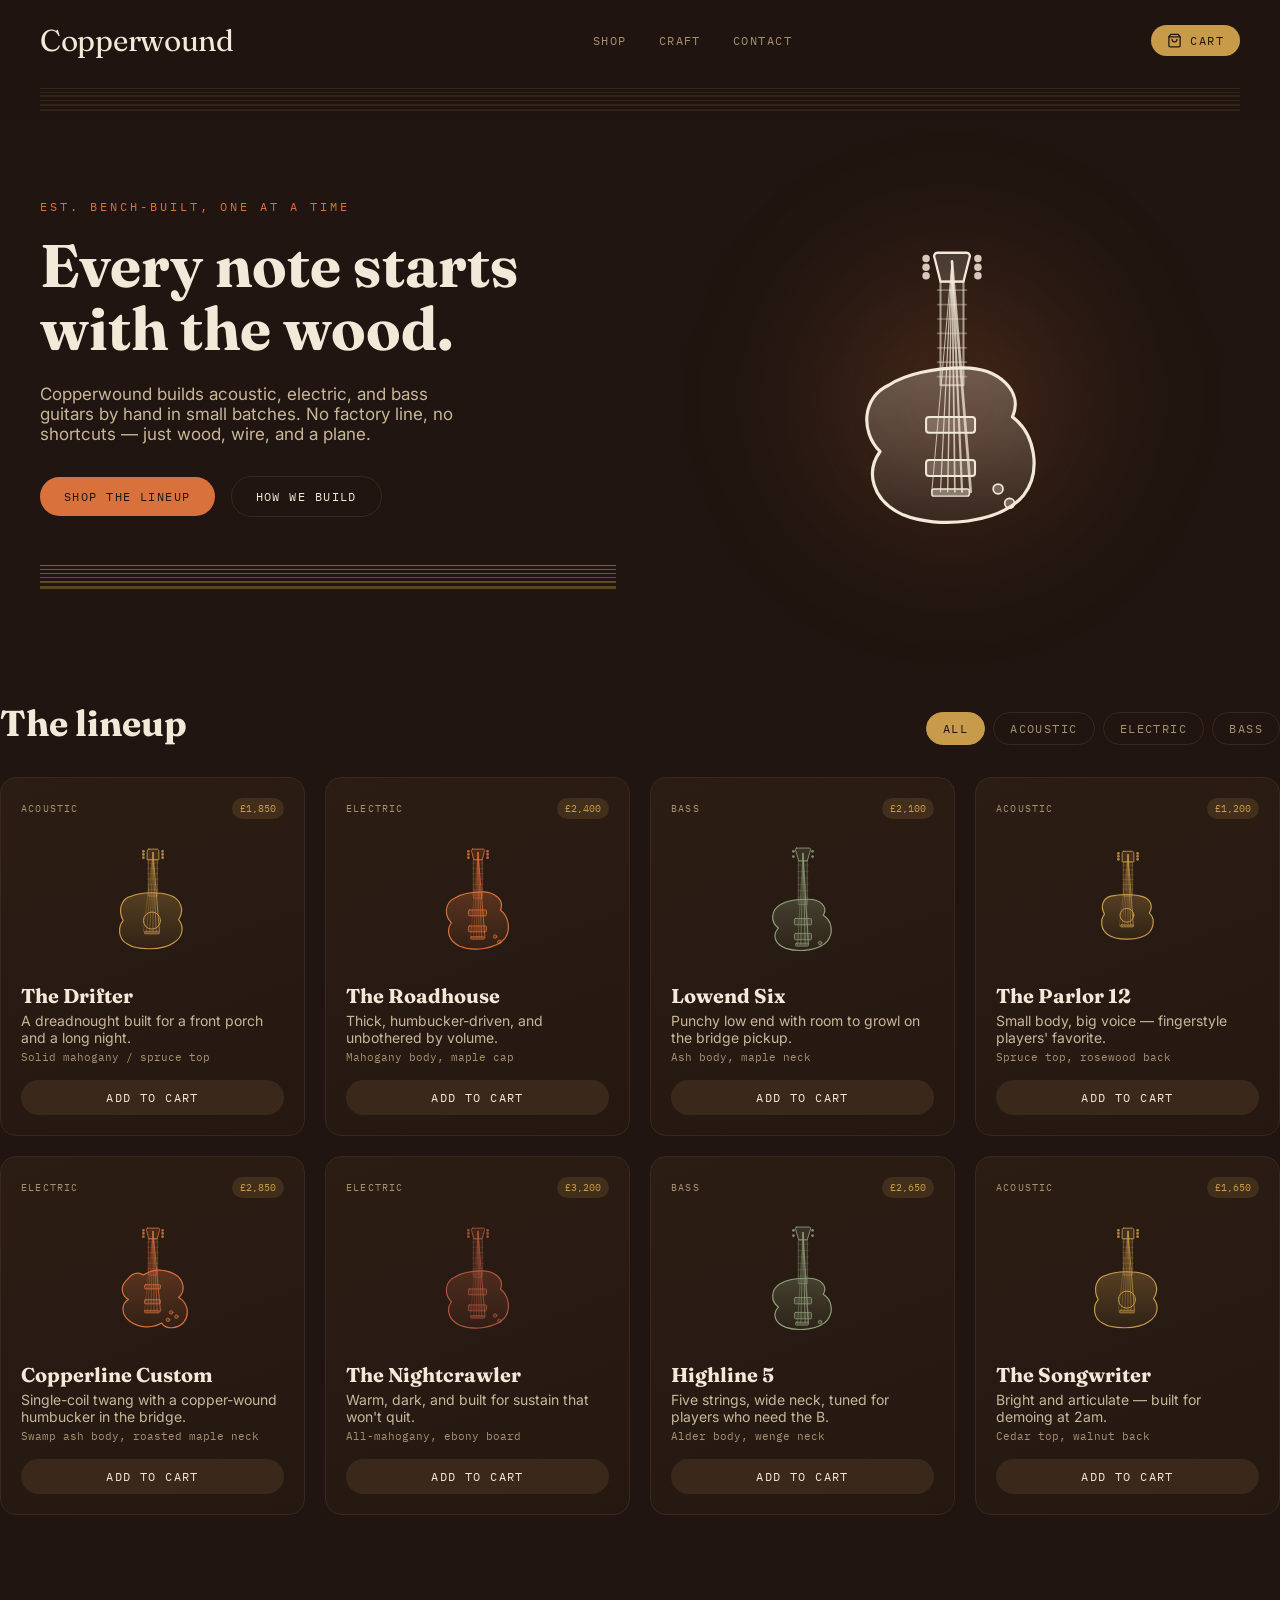
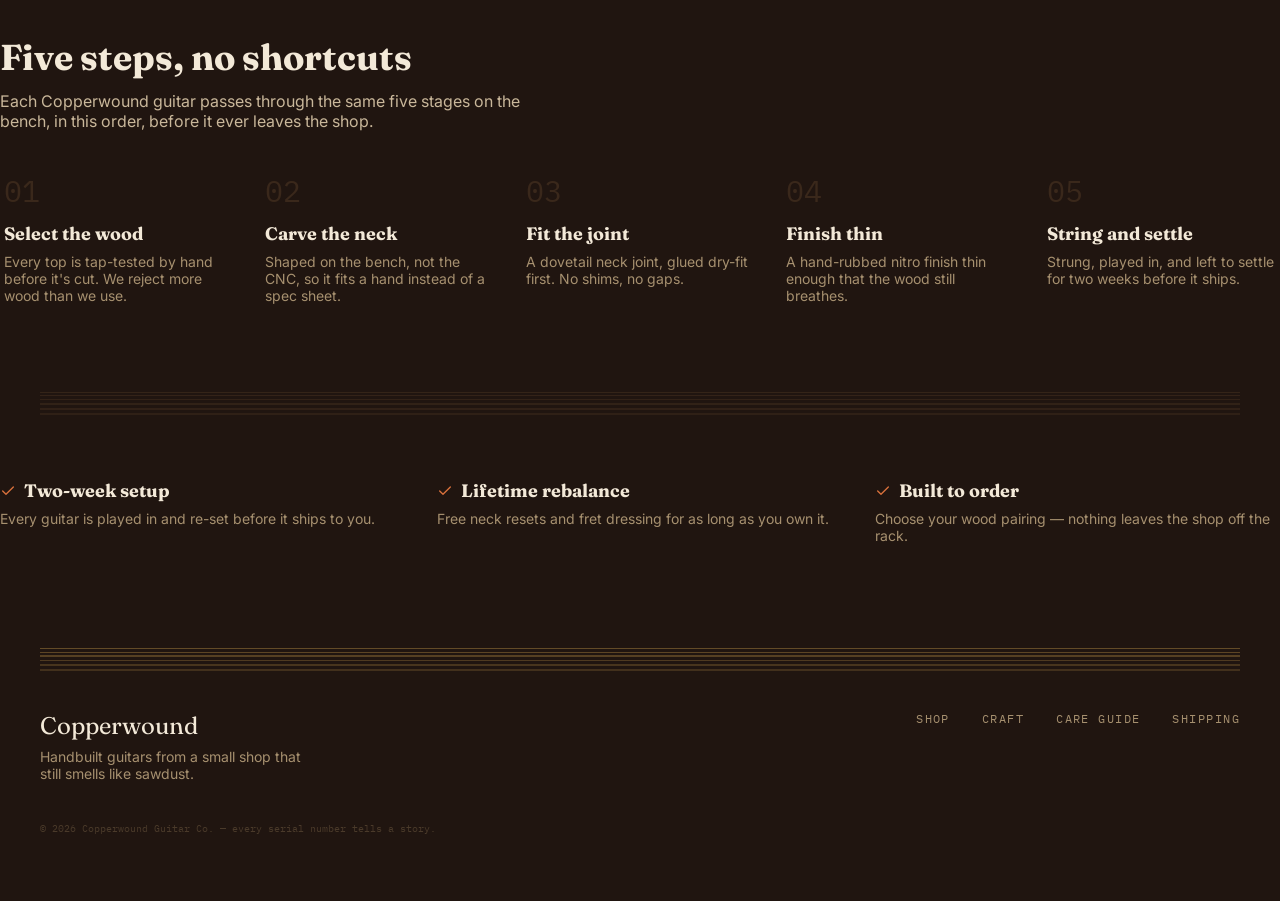
<file: g/index.html>
<!DOCTYPE html>
<html lang="en">
<head>
<meta charset="UTF-8" />
<meta name="viewport" content="width=device-width, initial-scale=1.0" />
<title>Copperwound — Handbuilt guitars</title>
<link rel="preconnect" href="https://fonts.googleapis.com">
<link href="https://fonts.googleapis.com/css2?family=Fraunces:opsz,wght@9..144,400;9..144,500;9..144,600&family=Inter:wght@400;500;600&family=IBM+Plex+Mono:wght@400;500&display=swap" rel="stylesheet">
<style>
  /* ---------- Design tokens ----------
  Background   #201510  (deep walnut)
  Panel        #2B1D14  (wood panel)
  Panel light  #3A281B
  Brass        #C89B4A
  Ember        #D9713C
  Cream        #F3E9D8
  Muted        #A6906F
  Display font: Fraunces (warm variable serif)
  Body font:    Inter
  Mono/spec:    IBM Plex Mono
  Signature:    six horizontal "string" lines (thickness = string gauge) used
                as dividers throughout — literally the thing that makes a guitar.
  ------------------------------------ */
  :root{
    --bg:#201510; --panel:#2B1D14; --panel-light:#3A281B;
    --brass:#C89B4A; --ember:#D9713C; --cream:#F3E9D8; --muted:#A6906F; --body-text:#C9B79A;
  }
  *{box-sizing:border-box;}
  html,body{margin:0;padding:0;}
  body{background:var(--bg);color:var(--cream);font-family:'Inter',sans-serif;-webkit-font-smoothing:antialiased;}
  .font-display{font-family:'Fraunces',serif;font-optical-sizing:auto;}
  .font-mono{font-family:'IBM Plex Mono',monospace;}
  button{font-family:inherit;cursor:pointer;}
  a{color:inherit;text-decoration:none;}
  svg{display:block;}
  .container{max-width:1280px;margin:0 auto;padding:0 24px;}
  @media(min-width:768px){.container{padding:0 40px;}}

  button:focus-visible, a:focus-visible{outline:2px solid var(--ember);outline-offset:3px;}
  @media (prefers-reduced-motion: reduce){ *{transition:none !important;} }

  .grain-card{background:linear-gradient(160deg, var(--panel) 0%, #241811 100%);}
  .btn-brass{transition:transform .15s ease, background .15s ease;}
  .btn-brass:hover{transform:translateY(-1px);}
  .card-hover{transition:transform .25s ease, box-shadow .25s ease, border-color .25s ease;}
  .card-hover:hover{transform:translateY(-4px);box-shadow:0 18px 40px -20px rgba(0,0,0,0.6);}
  .drawer-slide{transition:transform .3s ease;}

  /* ---- header ---- */
  header.site{position:sticky;top:0;z-index:40;background:rgba(32,21,16,0.92);backdrop-filter:blur(6px);}
  .header-inner{height:80px;display:flex;align-items:center;justify-content:space-between;}
  .logo{font-size:24px;letter-spacing:-0.01em;color:var(--cream);}
  @media(min-width:768px){.logo{font-size:30px;}}
  nav.primary{display:none;align-items:center;gap:32px;font-size:12px;text-transform:uppercase;letter-spacing:.12em;color:var(--muted);}
  @media(min-width:768px){nav.primary{display:flex;}}
  nav.primary a:hover{color:var(--cream);}
  .cart-btn{position:relative;display:flex;align-items:center;gap:8px;padding:8px 16px;border-radius:999px;
            background:var(--brass);color:var(--bg);font-size:12px;text-transform:uppercase;letter-spacing:.12em;border:none;}
  .cart-badge{position:absolute;top:-8px;right:-8px;width:20px;height:20px;border-radius:50%;background:var(--ember);
              color:var(--bg);font-size:10px;font-weight:600;display:flex;align-items:center;justify-content:center;}

  /* ---- string divider (signature) ---- */
  .string-divider{width:100%;display:flex;flex-direction:column;gap:3px;padding:8px 0;}
  .string-divider div{width:100%;}

  /* ---- hero ---- */
  .hero{padding:56px 0 64px;}
  @media(min-width:768px){.hero{padding:80px 0 64px;}}
  .hero-grid{display:grid;grid-template-columns:1fr;gap:48px;align-items:center;}
  @media(min-width:768px){.hero-grid{grid-template-columns:1fr 1fr;}}
  .eyebrow{font-size:12px;text-transform:uppercase;letter-spacing:.25em;color:var(--ember);margin:0 0 20px;}
  h1.hero-title{font-size:44px;line-height:1.05;margin:0 0 24px;color:var(--cream);}
  @media(min-width:768px){h1.hero-title{font-size:60px;}}
  .hero-sub{font-size:17px;color:var(--body-text);max-width:420px;margin:0 0 32px;}
  .hero-ctas{display:flex;align-items:center;gap:16px;margin-bottom:40px;flex-wrap:wrap;}
  .btn-pill{padding:12px 24px;border-radius:999px;font-size:12px;text-transform:uppercase;letter-spacing:.12em;border:none;display:inline-block;}
  .btn-ember{background:var(--ember);color:var(--bg);}
  .btn-outline{background:transparent;color:var(--cream);border:1px solid var(--panel-light);}
  .hero-visual{position:relative;display:flex;align-items:center;justify-content:center;min-height:260px;}
  .hero-glow{position:absolute;width:280px;height:280px;border-radius:50%;filter:blur(60px);
            background:radial-gradient(circle, rgba(217,113,60,0.25), transparent 70%);}
  @media(min-width:768px){.hero-glow{width:384px;height:384px;}}
  .hero-visual svg{position:relative;width:224px;}
  @media(min-width:768px){.hero-visual svg{width:288px;}}

  /* ---- shop ---- */
  .section{padding:40px 0;}
  .section-head-row{display:flex;align-items:flex-end;justify-content:space-between;flex-wrap:wrap;gap:16px;margin-bottom:32px;}
  h2.section-title{font-size:30px;margin:0;color:var(--cream);}
  @media(min-width:768px){h2.section-title{font-size:36px;}}
  .pill-row{display:flex;gap:8px;flex-wrap:wrap;}
  .pill{padding:8px 16px;border-radius:999px;font-size:12px;text-transform:uppercase;letter-spacing:.12em;border:1px solid var(--panel-light);
       background:transparent;color:var(--muted);transition:color .15s ease, background .15s ease;}
  .pill.active{background:var(--brass);color:var(--bg);border-color:var(--brass);}

  .product-grid{display:grid;grid-template-columns:1fr;gap:20px;}
  @media(min-width:640px){.product-grid{grid-template-columns:repeat(2,1fr);}}
  @media(min-width:1024px){.product-grid{grid-template-columns:repeat(4,1fr);}}
  .product-card{border-radius:16px;padding:20px;display:flex;flex-direction:column;border:1px solid var(--panel-light);}
  .card-top{display:flex;align-items:center;justify-content:space-between;margin-bottom:4px;}
  .tag-mono{font-size:10px;text-transform:uppercase;letter-spacing:.12em;color:var(--muted);}
  .price-chip{font-size:10px;padding:4px 8px;border-radius:999px;background:rgba(200,155,74,0.15);color:var(--brass);}
  .card-icon{display:flex;align-items:center;justify-content:center;padding:24px 0;}
  .card-icon svg{width:112px;height:112px;}
  .card-title{font-size:20px;margin:0 0 4px;color:var(--cream);}
  .card-blurb{font-size:14px;margin:0 0 4px;color:var(--body-text);}
  .card-wood{font-size:11px;margin:0 0 16px;color:var(--muted);}
  .add-cart-btn{margin-top:auto;width:100%;padding:10px 0;border-radius:999px;font-size:12px;text-transform:uppercase;
               letter-spacing:.12em;border:none;background:var(--panel-light);color:var(--cream);}
  .add-cart-btn:hover{background:var(--brass);color:var(--bg);}

  /* ---- craft / process ---- */
  .craft-intro{max-width:560px;margin-bottom:40px;}
  .craft-intro h2{font-size:30px;margin:0 0 12px;color:var(--cream);}
  @media(min-width:768px){.craft-intro h2{font-size:36px;}}
  .craft-intro p{color:var(--body-text);margin:0;}
  .process-grid{display:grid;grid-template-columns:1fr;gap:24px;}
  @media(min-width:768px){.process-grid{grid-template-columns:repeat(5,1fr);}}
  .process-step{position:relative;padding-left:4px;}
  .process-step .n{font-size:30px;display:block;margin-bottom:12px;color:var(--panel-light);}
  .process-step h3{font-size:18px;margin:0 0 8px;color:var(--cream);}
  .process-step p{font-size:14px;margin:0;color:var(--muted);}

  /* ---- trust ---- */
  .trust-grid{display:grid;grid-template-columns:1fr;gap:32px;padding:56px 0;}
  @media(min-width:640px){.trust-grid{grid-template-columns:repeat(3,1fr);}}
  .trust-item .head{display:flex;align-items:center;gap:8px;margin-bottom:8px;}
  .trust-item h4{font-size:18px;margin:0;color:var(--cream);}
  .trust-item p{font-size:14px;margin:0;color:var(--muted);}

  /* ---- footer ---- */
  footer.site{padding:40px 0 56px;}
  .footer-row{display:flex;flex-direction:column;justify-content:space-between;gap:24px;margin-top:32px;}
  @media(min-width:768px){.footer-row{flex-direction:row;}}
  .footer-row .brand p{font-size:14px;color:var(--muted);max-width:280px;margin:8px 0 0;}
  .footer-links{display:flex;gap:32px;font-size:12px;text-transform:uppercase;letter-spacing:.12em;color:var(--muted);}
  .footer-links a:hover{color:var(--cream);}
  .copyright{font-size:10px;color:#4A3A2A;margin-top:40px;}

  /* ---- cart drawer ---- */
  .drawer-overlay{position:fixed;inset:0;z-index:50;display:none;justify-content:flex-end;}
  .drawer-overlay.open{display:flex;}
  .drawer-backdrop{position:absolute;inset:0;background:rgba(0,0,0,0.55);}
  .drawer{position:relative;width:100%;max-width:384px;height:100%;display:flex;flex-direction:column;
         background:var(--bg);border-left:1px solid var(--panel-light);transform:translateX(100%);}
  .drawer-overlay.open .drawer{transform:translateX(0);}
  .drawer-head{display:flex;align-items:center;justify-content:space-between;padding:20px 24px;border-bottom:1px solid var(--panel-light);}
  .drawer-head h3{font-size:20px;margin:0;color:var(--cream);}
  .drawer-body{flex:1;overflow-y:auto;padding:16px 24px;}
  .drawer-empty{font-size:14px;color:var(--muted);text-align:center;margin-top:32px;}
  .drawer-item{display:flex;gap:16px;align-items:center;margin-bottom:20px;}
  .drawer-item .thumb{width:64px;height:64px;border-radius:12px;flex-shrink:0;display:flex;align-items:center;justify-content:center;
                      background:linear-gradient(160deg, var(--panel) 0%, #241811 100%);}
  .drawer-item .thumb svg{width:40px;height:40px;}
  .drawer-item .info{flex:1;min-width:0;}
  .drawer-item .info p.name{font-size:16px;margin:0;color:var(--cream);white-space:nowrap;overflow:hidden;text-overflow:ellipsis;font-family:'Fraunces',serif;}
  .drawer-item .info p.unit{font-size:12px;margin:2px 0 8px;color:var(--muted);}
  .qty-control{display:flex;align-items:center;gap:12px;}
  .qty-control button{background:none;border:none;padding:2px;}
  .qty-control span{font-size:12px;width:16px;text-align:center;}
  .drawer-foot{padding:20px 24px;border-top:1px solid var(--panel-light);}
  .drawer-total{display:flex;justify-content:space-between;font-size:14px;margin-bottom:16px;}
  .drawer-total span:first-child{color:var(--muted);}
  .checkout-btn{width:100%;padding:12px 0;border-radius:999px;font-size:12px;text-transform:uppercase;letter-spacing:.12em;
               border:none;background:var(--ember);color:var(--bg);}

  /* ---- toast ---- */
  #toast{position:fixed;bottom:24px;left:50%;transform:translate(-50%,20px);padding:12px 20px;border-radius:999px;
        background:var(--cream);color:var(--bg);font-size:12px;z-index:60;opacity:0;pointer-events:none;
        transition:opacity .2s ease, transform .2s ease;box-shadow:0 12px 24px rgba(0,0,0,.25);}
  #toast.show{opacity:1;transform:translate(-50%,0);}
</style>
</head>
<body>

<header class="site">
  <div class="container header-inner">
    <span class="font-display logo">Copperwound</span>
    <nav class="primary font-mono">
      <a href="#shop">Shop</a>
      <a href="#craft">Craft</a>
      <a href="#footer">Contact</a>
    </nav>
    <button class="cart-btn font-mono btn-brass" onclick="openCart()" aria-label="Open cart">
      <svg width="15" height="15" viewBox="0 0 24 24" fill="none" stroke="currentColor" stroke-width="2" stroke-linecap="round" stroke-linejoin="round"><path d="M6 2 3 6v14a2 2 0 0 0 2 2h14a2 2 0 0 0 2-2V6l-3-4Z"/><path d="M3 6h18"/><path d="M16 10a4 4 0 0 1-8 0"/></svg>
      Cart
      <span class="cart-badge font-mono" id="cart-badge" style="display:none;">0</span>
    </button>
  </div>
  <div class="container"><div class="string-divider" id="header-strings"></div></div>
</header>

<!-- Hero -->
<section class="hero">
  <div class="container hero-grid">
    <div>
      <p class="eyebrow font-mono">Est. bench-built, one at a time</p>
      <h1 class="hero-title font-display">Every note starts<br />with the wood.</h1>
      <p class="hero-sub">Copperwound builds acoustic, electric, and bass guitars by hand in small batches. No factory line, no shortcuts — just wood, wire, and a plane.</p>
      <div class="hero-ctas">
        <a href="#shop" class="btn-pill btn-ember font-mono btn-brass">Shop the lineup</a>
        <a href="#craft" class="btn-pill btn-outline font-mono btn-brass">How we build</a>
      </div>
      <div class="string-divider" id="hero-strings-2"></div>
    </div>
    <div class="hero-visual">
      <div class="hero-glow" aria-hidden="true"></div>
      <div id="hero-guitar"></div>
    </div>
  </div>
</section>

<!-- Shop -->
<section id="shop" class="section container">
  <div class="section-head-row">
    <h2 class="section-title font-display">The lineup</h2>
    <div class="pill-row font-mono" id="category-pills"></div>
  </div>
  <div class="product-grid" id="product-grid"></div>
</section>

<!-- Craft -->
<section id="craft" class="section container" style="padding-top:80px;padding-bottom:80px;">
  <div class="craft-intro">
    <h2 class="font-display">Five steps, no shortcuts</h2>
    <p>Each Copperwound guitar passes through the same five stages on the bench, in this order, before it ever leaves the shop.</p>
  </div>
  <div class="process-grid" id="process-grid"></div>
</section>

<div class="container"><div class="string-divider" id="mid-strings"></div></div>

<!-- Trust -->
<section class="container trust-grid" id="trust-grid"></section>

<!-- Footer -->
<footer id="footer" class="site">
  <div class="container">
    <div class="string-divider" id="footer-strings"></div>
    <div class="footer-row">
      <div class="brand">
        <span class="font-display" style="font-size:24px;color:var(--cream);">Copperwound</span>
        <p>Handbuilt guitars from a small shop that still smells like sawdust.</p>
      </div>
      <div class="footer-links font-mono">
        <a href="#shop">Shop</a>
        <a href="#craft">Craft</a>
        <a href="#">Care guide</a>
        <a href="#">Shipping</a>
      </div>
    </div>
    <p class="copyright font-mono">© 2026 Copperwound Guitar Co. — every serial number tells a story.</p>
  </div>
</footer>

<!-- Cart drawer -->
<div class="drawer-overlay" id="drawer-overlay">
  <div class="drawer-backdrop" onclick="closeCart()"></div>
  <div class="drawer">
    <div class="drawer-head">
      <h3 class="font-display">Your cart</h3>
      <button onclick="closeCart()" aria-label="Close cart">
        <svg width="20" height="20" viewBox="0 0 24 24" fill="none" stroke="#A6906F" stroke-width="2" stroke-linecap="round" stroke-linejoin="round"><line x1="18" y1="6" x2="6" y2="18"/><line x1="6" y1="6" x2="18" y2="18"/></svg>
      </button>
    </div>
    <div class="drawer-body" id="drawer-body"></div>
    <div class="drawer-foot" id="drawer-foot" style="display:none;">
      <div class="drawer-total font-mono">
        <span>Total</span>
        <span id="drawer-total-value" style="color:var(--cream);"></span>
      </div>
      <button class="checkout-btn font-mono btn-brass" onclick="checkout()">Checkout</button>
    </div>
  </div>
</div>

<div id="toast" role="status"></div>

<script>
/* ---------- data ---------- */
const PRODUCTS = [
  { id:"drifter", name:"The Drifter", type:"Acoustic", shape:"dreadnought", wood:"Solid mahogany / spruce top", price:1850, accent:"#C89B4A", blurb:"A dreadnought built for a front porch and a long night." },
  { id:"roadhouse", name:"The Roadhouse", type:"Electric", shape:"singlecut", wood:"Mahogany body, maple cap", price:2400, accent:"#D9713C", blurb:"Thick, humbucker-driven, and unbothered by volume." },
  { id:"lowend-six", name:"Lowend Six", type:"Bass", shape:"bass", wood:"Ash body, maple neck", price:2100, accent:"#8FA07A", blurb:"Punchy low end with room to growl on the bridge pickup." },
  { id:"parlor-12", name:"The Parlor 12", type:"Acoustic", shape:"parlor", wood:"Spruce top, rosewood back", price:1200, accent:"#C89B4A", blurb:"Small body, big voice — fingerstyle players' favorite." },
  { id:"copperline", name:"Copperline Custom", type:"Electric", shape:"doublecut", wood:"Swamp ash body, roasted maple neck", price:2850, accent:"#D9713C", blurb:"Single-coil twang with a copper-wound humbucker in the bridge." },
  { id:"nightcrawler", name:"The Nightcrawler", type:"Electric", shape:"singlecut", wood:"All-mahogany, ebony board", price:3200, accent:"#B0563D", blurb:"Warm, dark, and built for sustain that won't quit." },
  { id:"highline-5", name:"Highline 5", type:"Bass", shape:"bass", wood:"Alder body, wenge neck", price:2650, accent:"#8FA07A", blurb:"Five strings, wide neck, tuned for players who need the B." },
  { id:"songwriter", name:"The Songwriter", type:"Acoustic", shape:"dreadnought", wood:"Cedar top, walnut back", price:1650, accent:"#C89B4A", blurb:"Bright and articulate — built for demoing at 2am." },
];
const CATEGORIES = ["All", "Acoustic", "Electric", "Bass"];
const PROCESS = [
  { n:"01", title:"Select the wood", body:"Every top is tap-tested by hand before it's cut. We reject more wood than we use." },
  { n:"02", title:"Carve the neck", body:"Shaped on the bench, not the CNC, so it fits a hand instead of a spec sheet." },
  { n:"03", title:"Fit the joint", body:"A dovetail neck joint, glued dry-fit first. No shims, no gaps." },
  { n:"04", title:"Finish thin", body:"A hand-rubbed nitro finish thin enough that the wood still breathes." },
  { n:"05", title:"String and settle", body:"Strung, played in, and left to settle for two weeks before it ships." },
];
const TRUST = [
  { title:"Two-week setup", body:"Every guitar is played in and re-set before it ships to you." },
  { title:"Lifetime rebalance", body:"Free neck resets and fret dressing for as long as you own it." },
  { title:"Built to order", body:"Choose your wood pairing — nothing leaves the shop off the rack." },
];
const STRING_GAUGES = [1, 1.4, 1.9, 2.5, 3.2, 4];

function formatPrice(n){ return "£" + n.toLocaleString("en-GB"); }

/* ---------- string divider (signature) ---------- */
function stringDividerHTML(tone, opacity){
  tone = tone || "#C89B4A"; opacity = opacity===undefined ? 0.5 : opacity;
  return STRING_GAUGES.map((g,i)=>`<div style="height:${g*0.6}px;background:${tone};opacity:${(opacity - i*0.04).toFixed(2)};"></div>`).join("");
}
function mountStringDividers(){
  document.getElementById("header-strings").innerHTML = stringDividerHTML("#3A281B", 0.9);
  document.getElementById("hero-strings-2").innerHTML = stringDividerHTML("#C89B4A", 0.55);
  document.getElementById("mid-strings").innerHTML = stringDividerHTML("#3A281B", 0.8);
  document.getElementById("footer-strings").innerHTML = stringDividerHTML("#C89B4A", 0.4);
}

/* ---------- guitar mark (signature illustration) ---------- */
let gradCounter = 0;
const GUITAR_CONFIGS = {
  dreadnought: {
    body: "M60 92 C40 96 34 118 44 138 C34 150 34 172 52 182 C70 194 118 194 138 180 C158 168 158 148 148 136 C160 118 152 96 130 90 C112 84 78 84 60 92 Z",
    headstock: "M92 4 L108 4 C110 4 111 6 111 8 L111 24 L89 24 L89 8 C89 6 90 4 92 4 Z",
    neck: { x:92, w:16, yTop:24, yBottom:92 },
    soundhole: { cx:98, cy:138, r:16 },
    bridge: { x:84, y:158, w:28, h:5 },
    tuners: { l:{y0:8,n:3}, r:{y0:8,n:3}, ySpacing:6 },
    frets: { ys:[30,40,50,60,70,80], x1:90, x2:110 },
    strings: 6, stringTop: 10,
    stringBottom: { y:158, spread:[82,88,94,100,106,112] },
    viewBox: "0 0 200 210",
  },
  singlecut: {
    body: "M56 96 C38 104 36 128 50 142 C40 156 44 176 66 186 C90 196 134 192 150 172 C162 156 158 130 142 118 C150 100 132 84 108 84 C88 84 68 88 56 96 Z",
    headstock: "M90 4 L110 4 C112 4 113 6 112 8 L108 24 L92 24 L88 8 C87 6 88 4 90 4 Z",
    neck: { x:92, w:16, yTop:24, yBottom:96 },
    pickups: [ {x:82,y:118,w:34,h:11}, {x:82,y:148,w:34,h:11} ],
    knobs: [ {cx:132,cy:168}, {cx:140,cy:178} ],
    bridge: { x:86, y:168, w:26, h:5 },
    tuners: { l:{y0:8,n:3}, r:{y0:8,n:3}, ySpacing:6 },
    frets: { ys:[30,40,50,60,70,80,90], x1:90, x2:110 },
    strings: 6, stringTop: 10,
    stringBottom: { y:170, spread:[86,92,97,102,107,113] },
    viewBox: "0 0 200 210",
  },
  doublecut: {
    body: "M52 100 C38 112 40 130 54 138 C40 146 40 166 56 178 C74 192 100 192 116 182 C124 194 146 194 158 180 C170 164 164 142 148 134 C162 122 158 100 140 90 C118 78 96 82 82 92 C70 84 60 90 52 100 Z",
    headstock: "M90 4 L110 4 C112 4 113 6 112 8 L108 24 L92 24 L88 8 C87 6 88 4 90 4 Z",
    neck: { x:92, w:16, yTop:24, yBottom:92 },
    pickups: [ {x:84,y:110,w:30,h:8}, {x:84,y:138,w:30,h:8} ],
    knobs: [ {cx:134,cy:162}, {cx:144,cy:170}, {cx:128,cy:176} ],
    bridge: { x:84, y:158, w:28, h:5 },
    tuners: { l:{y0:8,n:3}, r:{y0:8,n:3}, ySpacing:6 },
    frets: { ys:[30,40,50,60,70,80], x1:90, x2:110 },
    strings: 6, stringTop: 10,
    stringBottom: { y:160, spread:[84,90,96,102,108,114] },
    viewBox: "0 0 200 210",
  },
  bass: {
    body: "M58 108 C40 118 38 140 54 152 C42 164 46 182 68 190 C92 198 132 194 146 176 C158 160 154 138 138 128 C148 112 132 98 110 98 C90 98 70 100 58 108 Z",
    headstock: "M88 2 L112 2 C114 2 115 4 114 6 L108 26 L92 26 L86 6 C85 4 86 2 88 2 Z",
    neck: { x:92, w:16, yTop:26, yBottom:108 },
    pickups: [ {x:84,y:134,w:32,h:12}, {x:84,y:162,w:32,h:12} ],
    knobs: [ {cx:132,cy:180} ],
    bridge: { x:86, y:180, w:24, h:6 },
    tuners: { l:{y0:8,n:2}, r:{y0:8,n:2}, ySpacing:10 },
    frets: { ys:[34,46,58,70,82,94], x1:90, x2:110 },
    strings: 4, stringTop: 12,
    stringBottom: { y:182, spread:[90,96,104,110] },
    viewBox: "0 0 200 210",
  },
  parlor: {
    body: "M68 92 C52 96 48 112 56 126 C48 136 48 154 62 164 C78 176 122 176 138 162 C150 150 150 132 140 124 C148 110 142 96 124 92 C110 88 84 88 68 92 Z",
    headstock: "M92 8 L108 8 C110 8 111 10 111 12 L111 28 L89 28 L89 12 C89 10 90 8 92 8 Z",
    neck: { x:92, w:16, yTop:28, yBottom:92 },
    soundhole: { cx:98, cy:128, r:13 },
    bridge: { x:86, y:146, w:24, h:4 },
    tuners: { l:{y0:12,n:3}, r:{y0:12,n:3}, ySpacing:5.5 },
    frets: { ys:[34,43,52,61,70,79], x1:90, x2:110 },
    strings: 6, stringTop: 14,
    stringBottom: { y:148, spread:[84,89,94,100,105,110] },
    viewBox: "0 0 200 210",
  },
};

function tunersSVG(side, count, y0, ySpacing, color){
  const x = side === "l" ? 82 : 118;
  let s = "";
  for(let i=0;i<count;i++){
    s += `<circle cx="${x}" cy="${y0+i*ySpacing}" r="2.6" fill="${color}" fill-opacity="0.85" stroke="none"/>`;
  }
  return s;
}
function fretsSVG(x1, x2, ys, color){
  return ys.map(y=>`<line x1="${x1}" y1="${y}" x2="${x2}" y2="${y}" stroke="${color}" stroke-width="1.2" stroke-opacity="0.35"/>`).join("");
}
function stringsSVG(xs, yTop, yBottom, color, widths){
  return xs.map((x,i)=>`<line x1="${x.top}" y1="${yTop}" x2="${x.bottom}" y2="${yBottom}" stroke="${color}" stroke-opacity="0.75" stroke-width="${widths?widths[i]:1}"/>`).join("");
}

function guitarMarkSVG(shape, color, className){
  color = color || "#F3E9D8"; className = className || "";
  const c = GUITAR_CONFIGS[shape] || GUITAR_CONFIGS.dreadnought;
  const gradId = "gmg-" + (gradCounter++);
  const stringXs = c.stringBottom.spread.map(bx => ({ top: 100, bottom: bx }));
  const stringWidths = c.strings === 6 ? [0.7,0.85,1,1.2,1.5,1.9] : [1,1.4,1.9,2.5];

  let inner = "";
  inner += `<defs><linearGradient id="${gradId}" x1="0" y1="0" x2="0" y2="1">
    <stop offset="0%" stop-color="${color}" stop-opacity="0.28"/>
    <stop offset="100%" stop-color="${color}" stop-opacity="0.06"/>
  </linearGradient></defs>`;
  inner += `<path d="${c.body}" fill="url(#${gradId})"/>`;
  inner += `<rect x="${c.neck.x}" y="${c.neck.yTop}" width="${c.neck.w}" height="${c.neck.yBottom - c.neck.yTop}" fill="${color}" fill-opacity="0.1" stroke="${color}" stroke-opacity="0.6" stroke-width="1.4"/>`;
  inner += `<path d="${c.headstock}" fill="${color}" fill-opacity="0.16" stroke-width="1.6"/>`;
  inner += fretsSVG(c.frets.x1, c.frets.x2, c.frets.ys, color);
  inner += tunersSVG("l", c.tuners.l.n, c.tuners.l.y0, c.tuners.ySpacing, color);
  inner += tunersSVG("r", c.tuners.r.n, c.tuners.r.y0, c.tuners.ySpacing, color);
  if(c.soundhole) inner += `<circle cx="${c.soundhole.cx}" cy="${c.soundhole.cy}" r="${c.soundhole.r}" stroke-width="1.8"/>`;
  if(c.pickups) inner += c.pickups.map(p=>`<rect x="${p.x}" y="${p.y}" width="${p.w}" height="${p.h}" rx="2" fill="${color}" fill-opacity="0.22" stroke-width="1.4"/>`).join("");
  if(c.knobs) inner += c.knobs.map(k=>`<circle cx="${k.cx}" cy="${k.cy}" r="3.4" fill="${color}" fill-opacity="0.3" stroke-width="1.2"/>`).join("");
  inner += `<rect x="${c.bridge.x}" y="${c.bridge.y}" width="${c.bridge.w}" height="${c.bridge.h}" rx="1.5" fill="${color}" fill-opacity="0.4" stroke-width="1"/>`;
  inner += stringsSVG(stringXs, c.stringTop, c.stringBottom.y, color, stringWidths);

  return `<svg viewBox="${c.viewBox}" class="${className}" fill="none" stroke="${color}" stroke-width="2.2" stroke-linejoin="round" stroke-linecap="round">${inner}</svg>`;
}

/* ---------- state ---------- */
const state = { category: "All", cart: [] };

/* ---------- render: product grid ---------- */
function renderCategoryPills(){
  document.getElementById("category-pills").innerHTML = CATEGORIES.map(c =>
    `<button class="pill ${state.category===c?"active":""}" onclick="setCategory('${c}')">${c}</button>`
  ).join("");
}
function productCardHTML(p){
  return `
  <div class="product-card grain-card card-hover">
    <div class="card-top">
      <span class="tag-mono font-mono">${p.type}</span>
      <span class="price-chip font-mono">${formatPrice(p.price)}</span>
    </div>
    <div class="card-icon">${guitarMarkSVG(p.shape, p.accent, "")}</div>
    <h3 class="card-title font-display">${p.name}</h3>
    <p class="card-blurb">${p.blurb}</p>
    <p class="card-wood font-mono">${p.wood}</p>
    <button class="add-cart-btn font-mono btn-brass" onclick="addToCart('${p.id}')">Add to cart</button>
  </div>`;
}
function renderProductGrid(){
  const filtered = state.category === "All" ? PRODUCTS : PRODUCTS.filter(p=>p.type===state.category);
  document.getElementById("product-grid").innerHTML = filtered.map(productCardHTML).join("");
}
function setCategory(c){ state.category = c; renderCategoryPills(); renderProductGrid(); }

/* ---------- render: process + trust ---------- */
function renderProcess(){
  document.getElementById("process-grid").innerHTML = PROCESS.map((s,i)=>`
    <div class="process-step">
      <span class="n font-mono">${s.n}</span>
      <h3 class="font-display">${s.title}</h3>
      <p>${s.body}</p>
    </div>`).join("");
}
function renderTrust(){
  const checkSvg = `<svg width="16" height="16" viewBox="0 0 24 24" fill="none" stroke="#D9713C" stroke-width="2" stroke-linecap="round" stroke-linejoin="round"><polyline points="20 6 9 17 4 12"/></svg>`;
  document.getElementById("trust-grid").innerHTML = TRUST.map(f=>`
    <div class="trust-item">
      <div class="head">${checkSvg}<h4 class="font-display">${f.title}</h4></div>
      <p>${f.body}</p>
    </div>`).join("");
}

/* ---------- cart ---------- */
function openCart(){ document.getElementById("drawer-overlay").classList.add("open"); renderCart(); }
function closeCart(){ document.getElementById("drawer-overlay").classList.remove("open"); }
function addToCart(id){
  const existing = state.cart.find(c=>c.id===id);
  if(existing) existing.qty += 1; else state.cart.push({ id, qty:1 });
  const p = PRODUCTS.find(p=>p.id===id);
  showToast(`Added ${p.name} to your cart`);
  updateCartBadge();
  renderCart();
}
function changeQty(id, delta){
  state.cart = state.cart.map(c=>c.id===id ? {...c, qty:c.qty+delta} : c).filter(c=>c.qty>0);
  updateCartBadge();
  renderCart();
}
function updateCartBadge(){
  const count = state.cart.reduce((s,c)=>s+c.qty,0);
  const badge = document.getElementById("cart-badge");
  badge.textContent = count;
  badge.style.display = count>0 ? "flex" : "none";
}
function renderCart(){
  const items = state.cart.map(c=>({...c, product: PRODUCTS.find(p=>p.id===c.id)}));
  const body = document.getElementById("drawer-body");
  const foot = document.getElementById("drawer-foot");
  if(items.length===0){
    body.innerHTML = `<p class="drawer-empty">Nothing in here yet. Go find something worth playing.</p>`;
    foot.style.display = "none";
    return;
  }
  body.innerHTML = items.map(({id,qty,product})=>`
    <div class="drawer-item">
      <div class="thumb">${guitarMarkSVG(product.shape, product.accent, "")}</div>
      <div class="info">
        <p class="name font-display">${product.name}</p>
        <p class="unit font-mono">${formatPrice(product.price)}</p>
        <div class="qty-control">
          <button onclick="changeQty('${id}',-1)" aria-label="Decrease quantity">
            <svg width="14" height="14" viewBox="0 0 24 24" fill="none" stroke="#C89B4A" stroke-width="2" stroke-linecap="round"><line x1="5" y1="12" x2="19" y2="12"/></svg>
          </button>
          <span class="font-mono">${qty}</span>
          <button onclick="changeQty('${id}',1)" aria-label="Increase quantity">
            <svg width="14" height="14" viewBox="0 0 24 24" fill="none" stroke="#C89B4A" stroke-width="2" stroke-linecap="round"><line x1="12" y1="5" x2="12" y2="19"/><line x1="5" y1="12" x2="19" y2="12"/></svg>
          </button>
        </div>
      </div>
    </div>`).join("");
  const total = items.reduce((s,i)=>s+i.product.price*i.qty,0);
  document.getElementById("drawer-total-value").textContent = formatPrice(total);
  foot.style.display = "block";
}
function checkout(){ showToast("This is a demo — no real checkout here."); }

/* ---------- toast ---------- */
function showToast(msg){
  const el = document.getElementById("toast");
  el.textContent = msg;
  el.classList.add("show");
  clearTimeout(window._toastTimer);
  window._toastTimer = setTimeout(()=>el.classList.remove("show"), 2200);
}

/* ---------- init ---------- */
mountStringDividers();
document.getElementById("hero-guitar").innerHTML = guitarMarkSVG("singlecut", "#F3E9D8", "");
renderCategoryPills();
renderProductGrid();
renderProcess();
renderTrust();
</script>
</body>
</html>
</file>
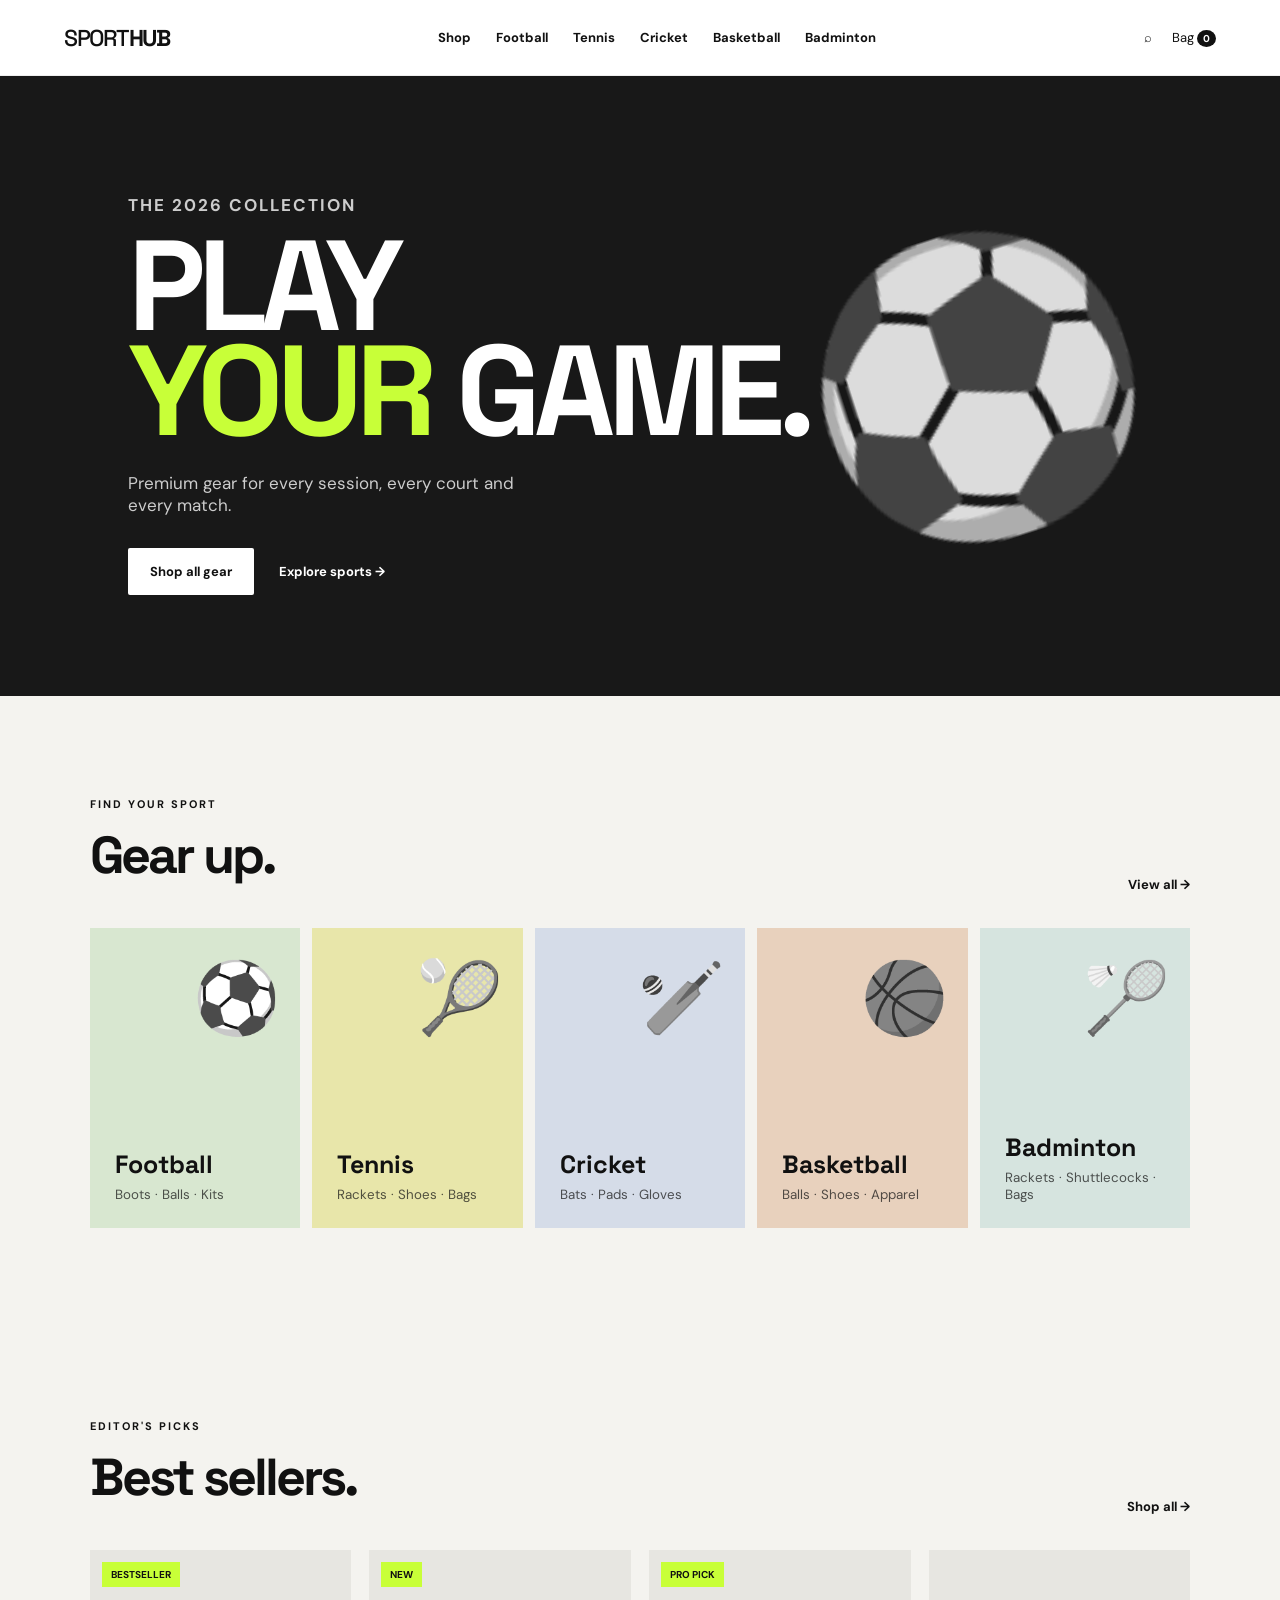
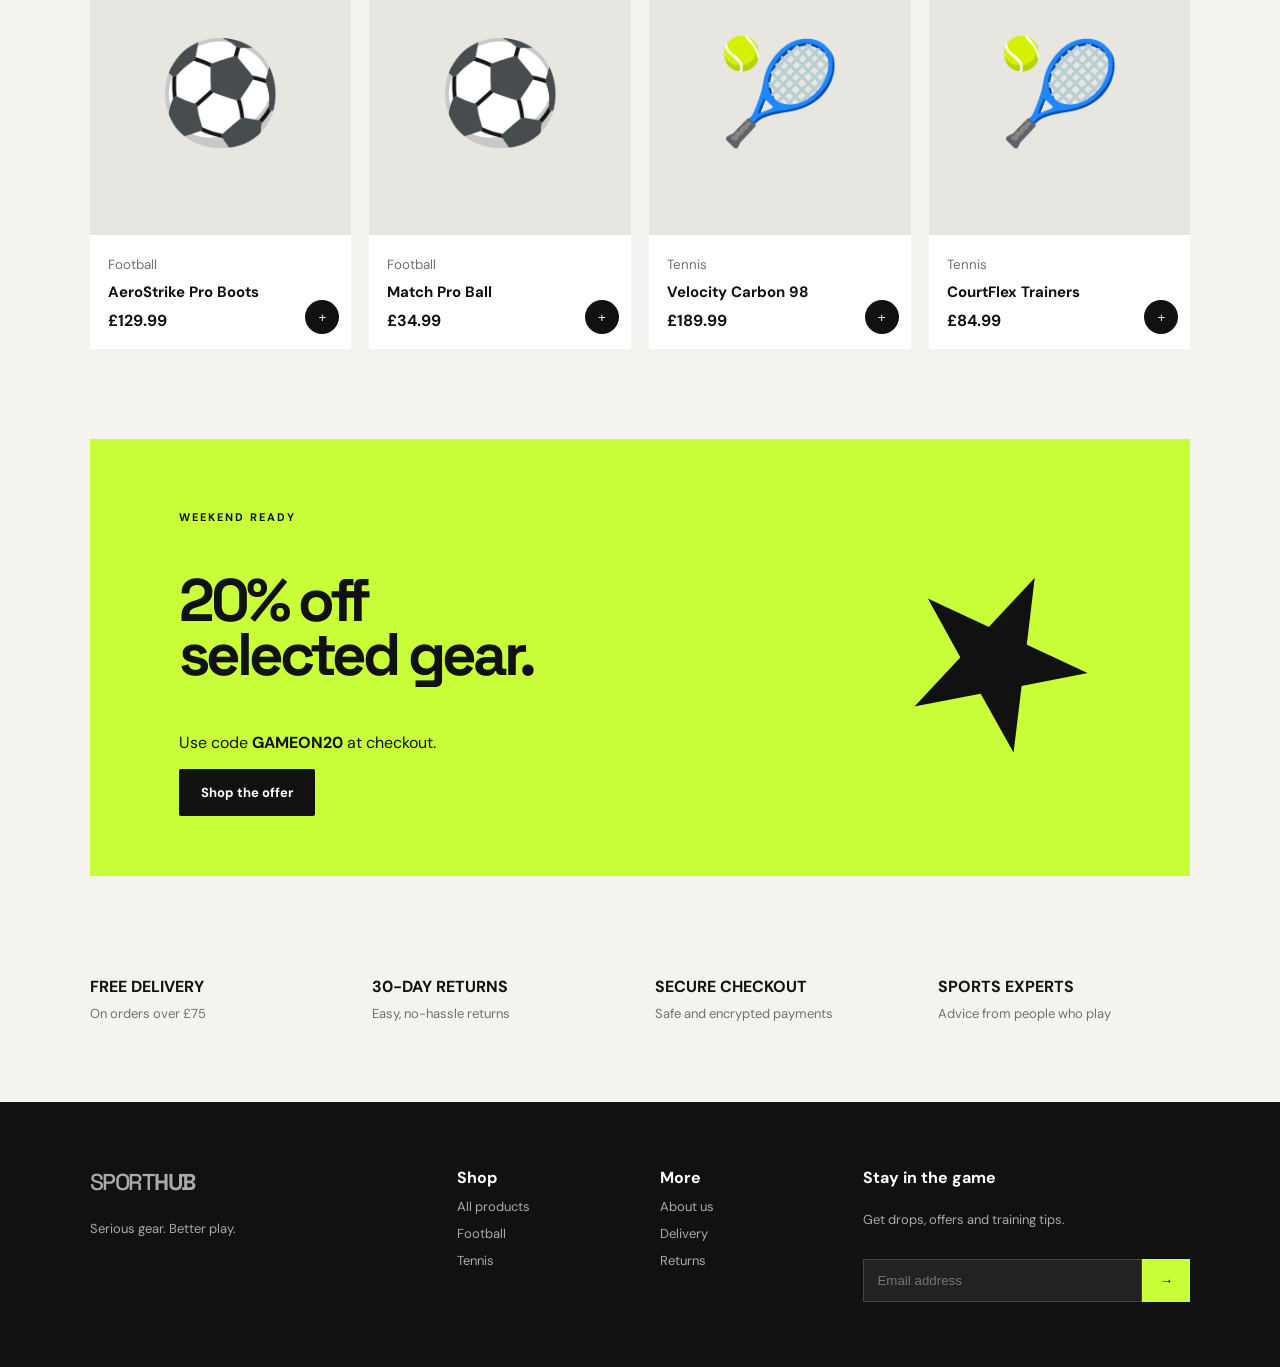
<file: s/index.html>
<!doctype html>
<html lang="en">
<head>
  <meta charset="utf-8">
  <meta name="viewport" content="width=device-width,initial-scale=1">
  <title>SportHub — Play Your Game</title>
  <link rel="stylesheet" href="assets/styles.css">
</head>
<body>
  <header class="site-header">
    <a class="logo" href="index.html"><span>SPORT</span>HUB</a>
    <nav>
      <a href="shop.html">Shop</a><a href="category.html?cat=Football">Football</a>
      <a href="category.html?cat=Tennis">Tennis</a><a href="category.html?cat=Cricket">Cricket</a>
      <a href="category.html?cat=Basketball">Basketball</a><a href="category.html?cat=Badminton">Badminton</a>
    </nav>
    <div class="header-actions"><a href="shop.html" aria-label="Search">⌕</a><a href="cart.html">Bag <b class="cart-count">0</b></a></div>
  </header>

  <main>
    <section class="hero">
      <div class="hero-copy">
        <p class="eyebrow">THE 2026 COLLECTION</p>
        <h1>PLAY<br><em>YOUR</em> GAME.</h1>
        <p>Premium gear for every session, every court and every match.</p>
        <div class="hero-buttons"><a class="btn btn-light" href="shop.html">Shop all gear</a><a class="text-link" href="#sports">Explore sports →</a></div>
      </div>
      <div class="hero-ball">⚽</div>
    </section>

    <section class="section" id="sports">
      <div class="section-head"><div><p class="eyebrow">FIND YOUR SPORT</p><h2>Gear up.</h2></div><a class="text-link" href="shop.html">View all →</a></div>
      <div class="sport-grid">
        <a class="sport-card football" href="category.html?cat=Football"><span>⚽</span><strong>Football</strong><small>Boots · Balls · Kits</small></a>
        <a class="sport-card tennis" href="category.html?cat=Tennis"><span>🎾</span><strong>Tennis</strong><small>Rackets · Shoes · Bags</small></a>
        <a class="sport-card cricket" href="category.html?cat=Cricket"><span>🏏</span><strong>Cricket</strong><small>Bats · Pads · Gloves</small></a>
        <a class="sport-card basketball" href="category.html?cat=Basketball"><span>🏀</span><strong>Basketball</strong><small>Balls · Shoes · Apparel</small></a>
        <a class="sport-card badminton" href="category.html?cat=Badminton"><span>🏸</span><strong>Badminton</strong><small>Rackets · Shuttlecocks · Bags</small></a>
      </div>
    </section>

    <section class="section products-section">
      <div class="section-head"><div><p class="eyebrow">EDITOR'S PICKS</p><h2>Best sellers.</h2></div><a class="text-link" href="shop.html">Shop all →</a></div>
      <div id="featured-products" class="product-grid"></div>
    </section>

    <section class="promo">
      <div><p class="eyebrow">WEEKEND READY</p><h2>20% off<br>selected gear.</h2><p>Use code <strong>GAMEON20</strong> at checkout.</p><a class="btn btn-dark" href="shop.html">Shop the offer</a></div>
      <div class="promo-orbit">★</div>
    </section>

    <section class="section service-grid">
      <div><b>FREE DELIVERY</b><span>On orders over £75</span></div>
      <div><b>30-DAY RETURNS</b><span>Easy, no-hassle returns</span></div>
      <div><b>SECURE CHECKOUT</b><span>Safe and encrypted payments</span></div>
      <div><b>SPORTS EXPERTS</b><span>Advice from people who play</span></div>
    </section>
  </main>

  <footer><div><a class="logo" href="index.html"><span>SPORT</span>HUB</a><p>Serious gear. Better play.</p></div><div><b>Shop</b><a href="shop.html">All products</a><a href="category.html?cat=Football">Football</a><a href="category.html?cat=Tennis">Tennis</a></div><div><b>More</b><a href="#">About us</a><a href="#">Delivery</a><a href="#">Returns</a></div><div><b>Stay in the game</b><p>Get drops, offers and training tips.</p><div class="subscribe"><input placeholder="Email address"><button>→</button></div></div></footer>
  <script src="assets/app.js"></script>
  <script>renderProducts("featured-products", products.slice(0,4));</script>
</body>
</html>
</file>
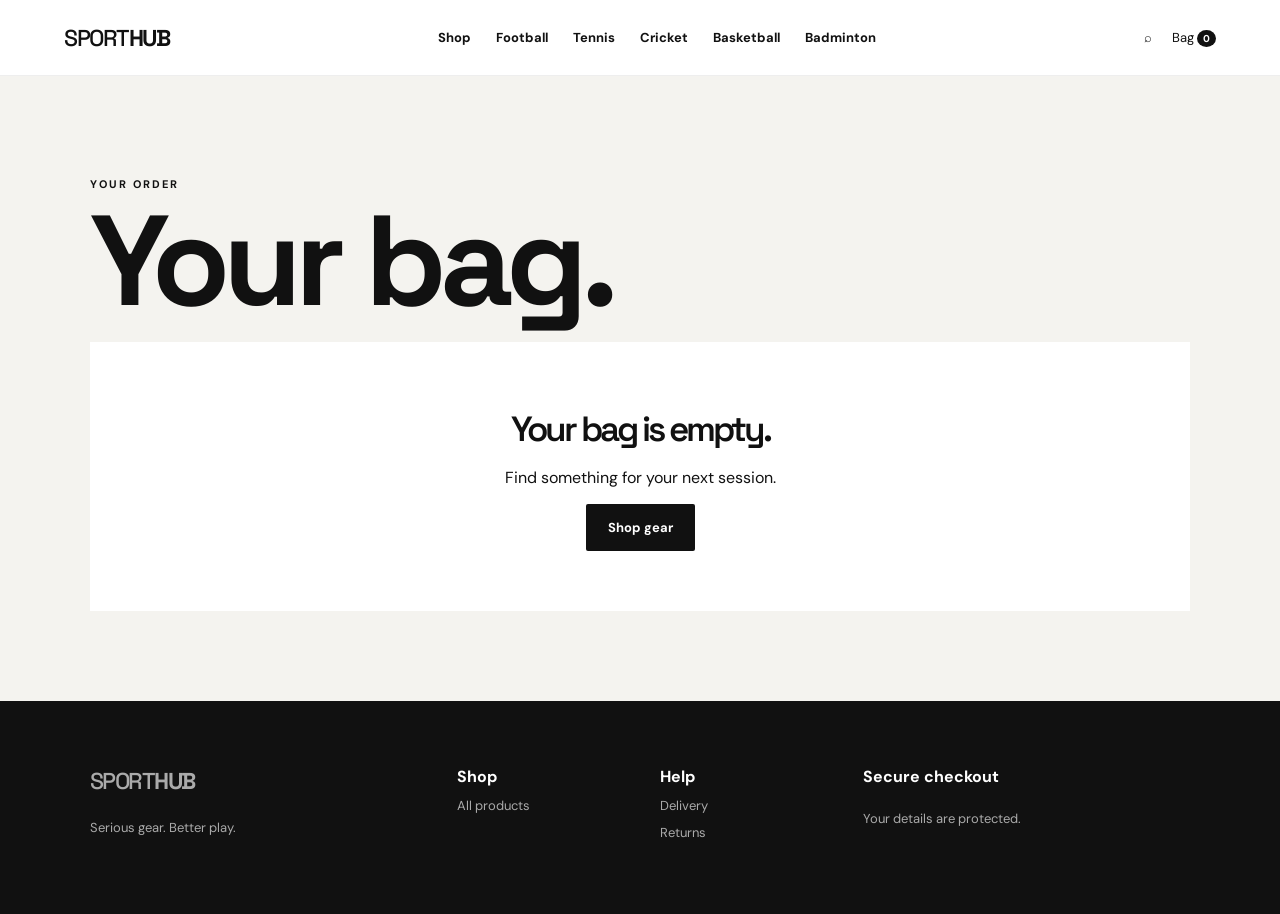
<file: s/cart.html>
<!doctype html><html lang="en"><head><meta charset="utf-8"><meta name="viewport" content="width=device-width,initial-scale=1"><title>Your Bag — SportHub</title><link rel="stylesheet" href="assets/styles.css"></head><body>
<header class="site-header"><a class="logo" href="index.html"><span>SPORT</span>HUB</a><nav><a href="shop.html">Shop</a><a href="category.html?cat=Football">Football</a><a href="category.html?cat=Tennis">Tennis</a><a href="category.html?cat=Cricket">Cricket</a><a href="category.html?cat=Basketball">Basketball</a><a href="category.html?cat=Badminton">Badminton</a></nav><div class="header-actions"><a href="shop.html">⌕</a><a class="active" href="cart.html">Bag <b class="cart-count">0</b></a></div></header>
<main class="section cart-page"><p class="eyebrow">YOUR ORDER</p><h1>Your bag.</h1><div id="cart-content"></div></main><footer><div><a class="logo" href="index.html"><span>SPORT</span>HUB</a><p>Serious gear. Better play.</p></div><div><b>Shop</b><a href="shop.html">All products</a></div><div><b>Help</b><a href="#">Delivery</a><a href="#">Returns</a></div><div><b>Secure checkout</b><p>Your details are protected.</p></div></footer><script src="assets/app.js"></script><script>renderCart();</script></body></html>
</file>
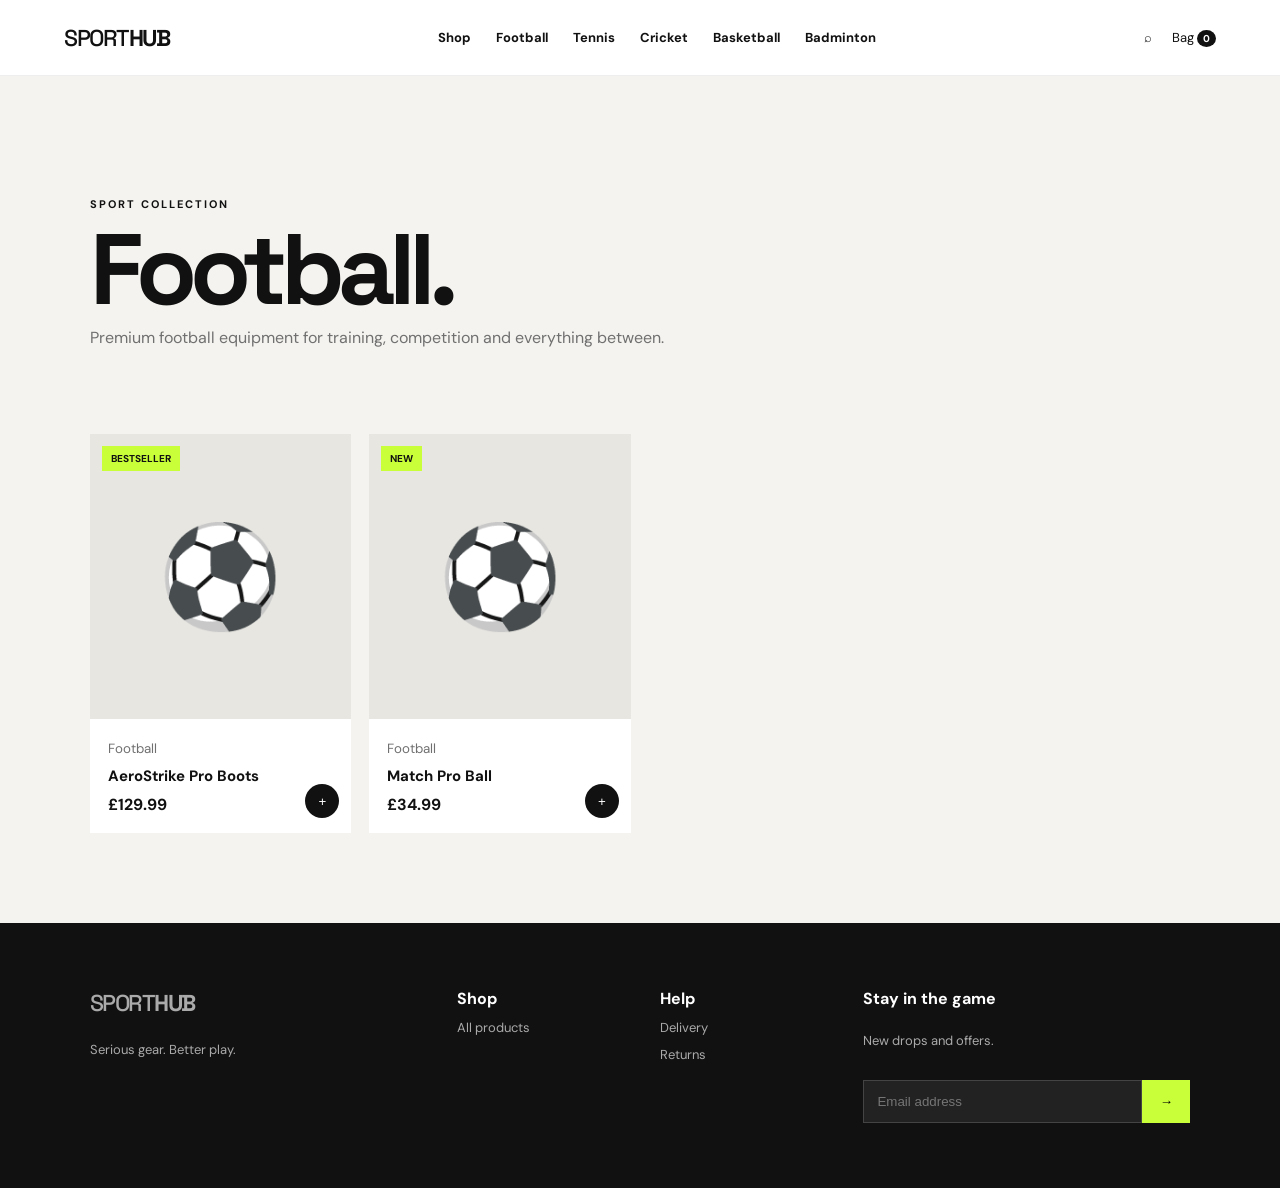
<file: s/category.html>
<!doctype html><html lang="en"><head><meta charset="utf-8"><meta name="viewport" content="width=device-width,initial-scale=1"><title>Sport Category — SportHub</title><link rel="stylesheet" href="assets/styles.css"></head><body>
<header class="site-header"><a class="logo" href="index.html"><span>SPORT</span>HUB</a><nav><a href="shop.html">Shop</a><a href="category.html?cat=Football">Football</a><a href="category.html?cat=Tennis">Tennis</a><a href="category.html?cat=Cricket">Cricket</a><a href="category.html?cat=Basketball">Basketball</a><a href="category.html?cat=Badminton">Badminton</a></nav><div class="header-actions"><a href="shop.html">⌕</a><a href="cart.html">Bag <b class="cart-count">0</b></a></div></header>
<main class="section category-page"><div class="category-hero"><p class="eyebrow">SPORT COLLECTION</p><h1 id="cat-title">Football.</h1><p id="cat-description">Built for your next match.</p></div><div id="category-products" class="product-grid"></div></main><footer><div><a class="logo" href="index.html"><span>SPORT</span>HUB</a><p>Serious gear. Better play.</p></div><div><b>Shop</b><a href="shop.html">All products</a></div><div><b>Help</b><a href="#">Delivery</a><a href="#">Returns</a></div><div><b>Stay in the game</b><p>New drops and offers.</p><div class="subscribe"><input placeholder="Email address"><button>→</button></div></div></footer><script src="assets/app.js"></script><script>initCategory();</script></body></html>
</file>
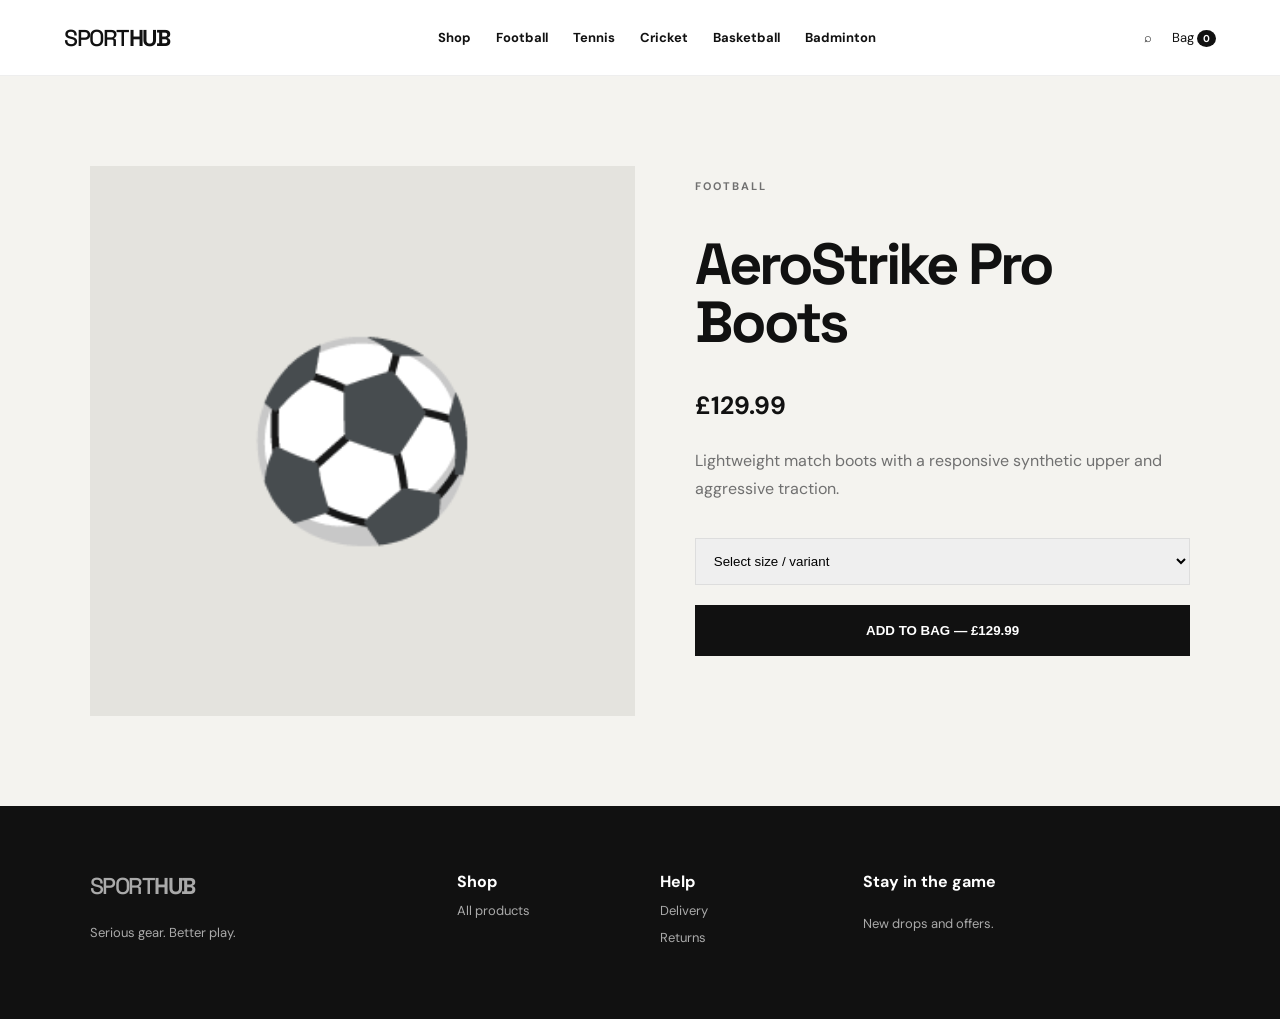
<file: s/product.html>
<!doctype html><html lang="en"><head><meta charset="utf-8"><meta name="viewport" content="width=device-width,initial-scale=1"><title>Product — SportHub</title><link rel="stylesheet" href="assets/styles.css"></head><body>
<header class="site-header"><a class="logo" href="index.html"><span>SPORT</span>HUB</a><nav><a href="shop.html">Shop</a><a href="category.html?cat=Football">Football</a><a href="category.html?cat=Tennis">Tennis</a><a href="category.html?cat=Cricket">Cricket</a><a href="category.html?cat=Basketball">Basketball</a><a href="category.html?cat=Badminton">Badminton</a></nav><div class="header-actions"><a href="shop.html">⌕</a><a href="cart.html">Bag <b class="cart-count">0</b></a></div></header>
<main class="section product-detail"><div id="product-detail"></div></main><footer><div><a class="logo" href="index.html"><span>SPORT</span>HUB</a><p>Serious gear. Better play.</p></div><div><b>Shop</b><a href="shop.html">All products</a></div><div><b>Help</b><a href="#">Delivery</a><a href="#">Returns</a></div><div><b>Stay in the game</b><p>New drops and offers.</p></div></footer><script src="assets/app.js"></script><script>initProduct();</script></body></html>
</file>
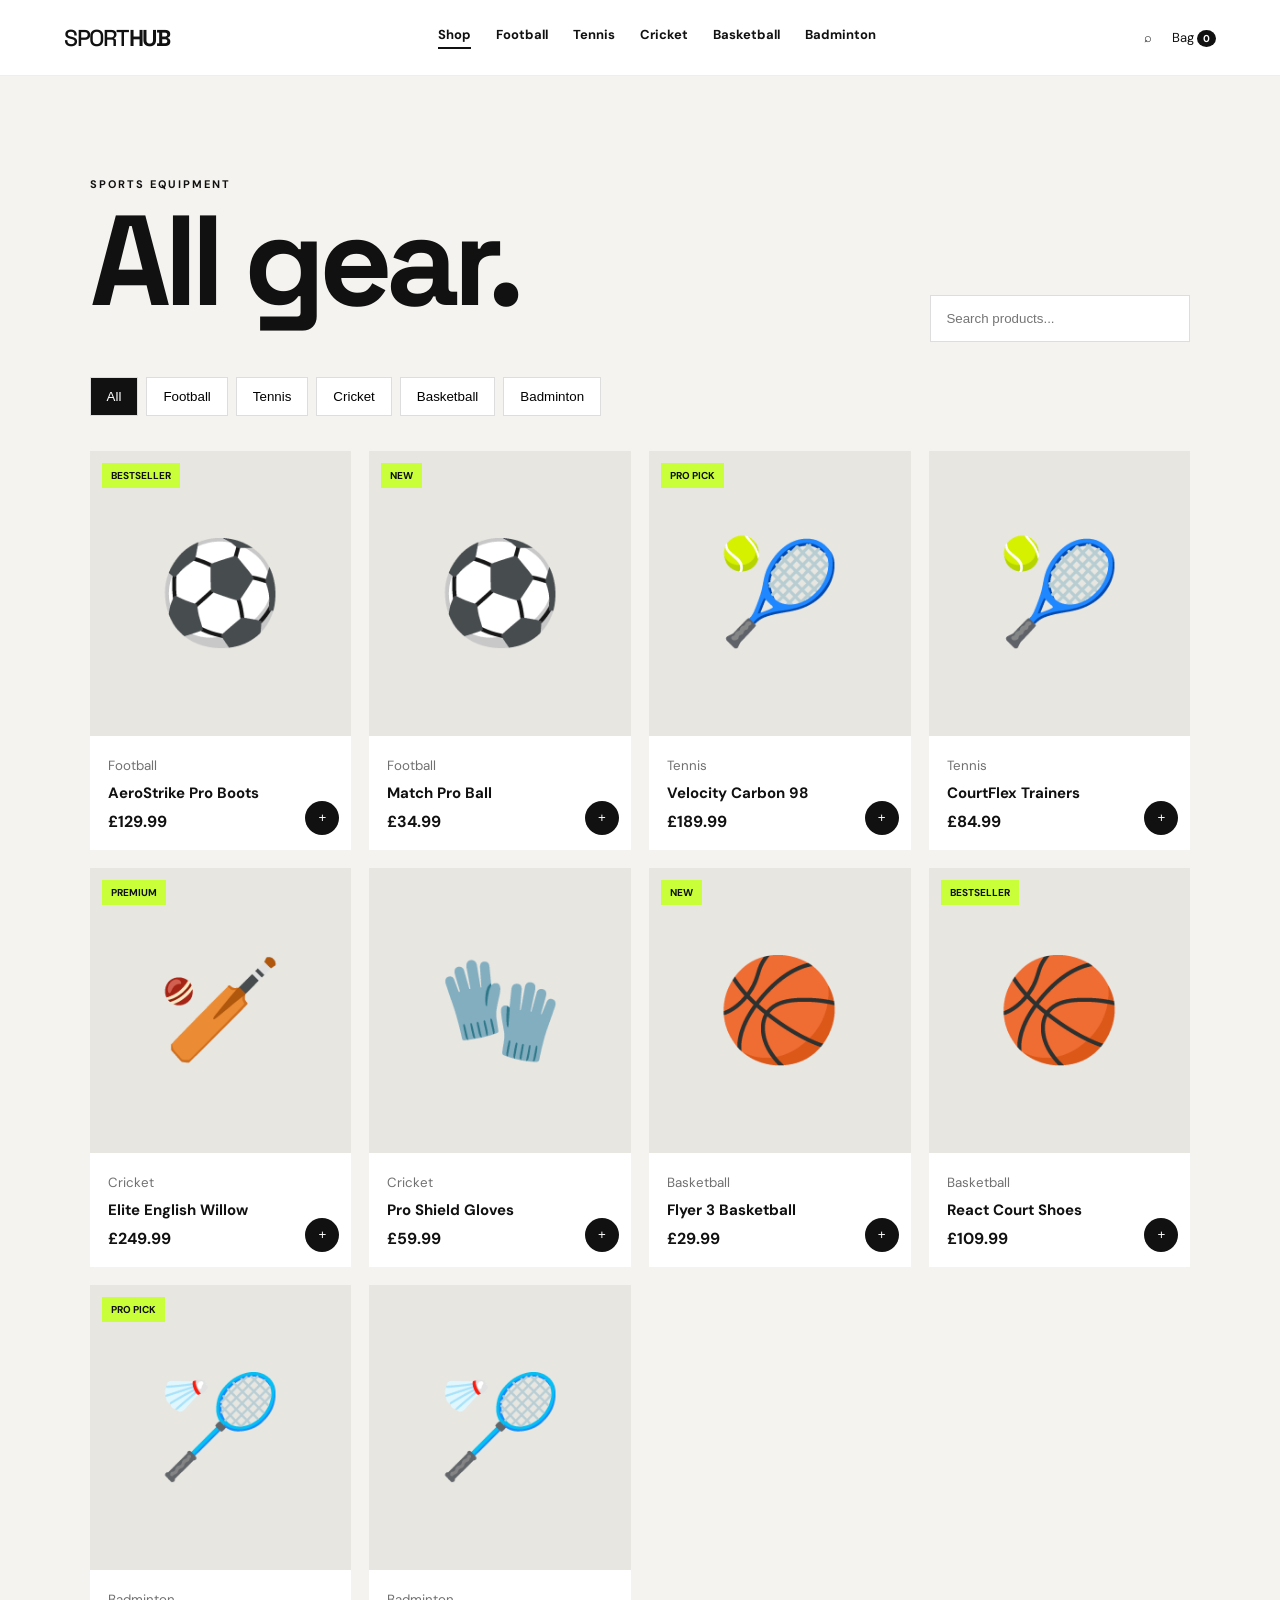
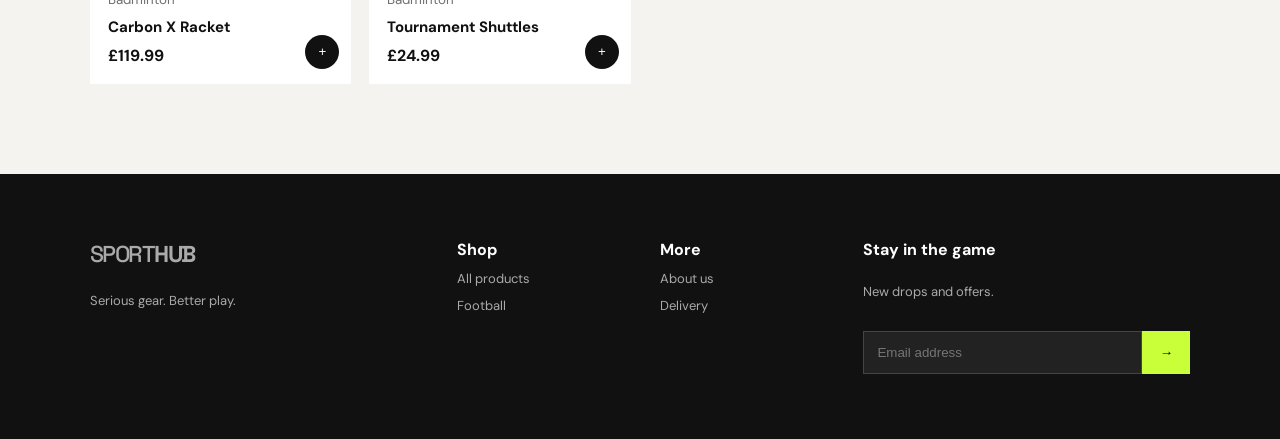
<file: s/shop.html>
<!doctype html><html lang="en"><head><meta charset="utf-8"><meta name="viewport" content="width=device-width,initial-scale=1"><title>Shop — SportHub</title><link rel="stylesheet" href="assets/styles.css"></head><body>
<header class="site-header"><a class="logo" href="index.html"><span>SPORT</span>HUB</a><nav><a class="active" href="shop.html">Shop</a><a href="category.html?cat=Football">Football</a><a href="category.html?cat=Tennis">Tennis</a><a href="category.html?cat=Cricket">Cricket</a><a href="category.html?cat=Basketball">Basketball</a><a href="category.html?cat=Badminton">Badminton</a></nav><div class="header-actions"><a href="shop.html">⌕</a><a href="cart.html">Bag <b class="cart-count">0</b></a></div></header>
<main class="section shop-page"><div class="shop-title"><div><p class="eyebrow">SPORTS EQUIPMENT</p><h1>All gear.</h1></div><input id="search" class="search" placeholder="Search products..."></div>
<div class="filters"><button class="filter active" data-cat="All">All</button><button class="filter" data-cat="Football">Football</button><button class="filter" data-cat="Tennis">Tennis</button><button class="filter" data-cat="Cricket">Cricket</button><button class="filter" data-cat="Basketball">Basketball</button><button class="filter" data-cat="Badminton">Badminton</button></div>
<div id="shop-products" class="product-grid"></div></main><footer><div><a class="logo" href="index.html"><span>SPORT</span>HUB</a><p>Serious gear. Better play.</p></div><div><b>Shop</b><a href="shop.html">All products</a><a href="category.html?cat=Football">Football</a></div><div><b>More</b><a href="#">About us</a><a href="#">Delivery</a></div><div><b>Stay in the game</b><p>New drops and offers.</p><div class="subscribe"><input placeholder="Email address"><button>→</button></div></div></footer><script src="assets/app.js"></script><script>initShop();</script></body></html>
</file>
<file: s/assets/styles.css>
@import url('https://fonts.googleapis.com/css2?family=DM+Sans:wght@400;500;700&family=Space+Grotesk:wght@500;600;700&display=swap');
:root{--ink:#111;--muted:#707070;--paper:#f4f3ef;--line:#ddd;--lime:#c8ff38}
*{box-sizing:border-box}body{margin:0;background:var(--paper);color:var(--ink);font-family:'DM Sans',sans-serif}a{text-decoration:none;color:inherit}.site-header{height:76px;padding:0 5vw;display:flex;align-items:center;justify-content:space-between;background:#fff;border-bottom:1px solid #eee;position:sticky;top:0;z-index:10}.logo{font:700 23px 'Space Grotesk';letter-spacing:-1.5px}.logo span{font-weight:500}.site-header nav{display:flex;gap:25px;font-size:13px;font-weight:700}.site-header nav a:hover,.site-header nav a.active{border-bottom:2px solid var(--ink);padding-bottom:4px}.header-actions{display:flex;gap:20px;font-size:13px}.cart-count{background:var(--ink);color:#fff;border-radius:50%;padding:2px 6px;font-size:10px}.hero{min-height:620px;background:#181818;color:white;display:flex;align-items:center;padding:7vw 10vw;position:relative;overflow:hidden}.hero-copy{position:relative;z-index:2}.hero h1,.category-hero h1,.shop-title h1,.cart-page h1{font:700 clamp(62px,10vw,150px)/.82 'Space Grotesk';letter-spacing:-7px;margin:18px 0 28px}.hero h1 em{color:var(--lime);font-style:normal}.hero p{max-width:430px;color:#ccc;font-size:17px}.eyebrow{font-size:11px;font-weight:700;letter-spacing:2px}.hero-ball{position:absolute;right:10%;font-size:280px;filter:grayscale(1);opacity:.85;transform:rotate(-18deg)}.hero-buttons{display:flex;align-items:center;gap:25px;margin-top:32px}.btn{display:inline-block;padding:15px 22px;border-radius:2px;font-weight:700;font-size:13px;border:0;cursor:pointer}.btn-light{background:#fff;color:#111}.btn-dark{background:#111;color:#fff}.text-link{font-weight:700;font-size:13px}.section{padding:90px 7vw}.section-head{display:flex;justify-content:space-between;align-items:end;margin-bottom:35px}.section h2{font:700 52px 'Space Grotesk';letter-spacing:-3px;margin:5px 0}.sport-grid{display:grid;grid-template-columns:repeat(5,1fr);gap:12px}.sport-card{height:300px;padding:25px;display:flex;flex-direction:column;justify-content:end;transition:.25s;position:relative;overflow:hidden}.sport-card:hover{transform:translateY(-6px)}.sport-card span{position:absolute;top:25px;right:20px;font-size:70px;filter:grayscale(1)}.sport-card strong{font:700 25px 'Space Grotesk'}.sport-card small{margin-top:6px;opacity:.7}.football{background:#d8e7d0}.tennis{background:#e8e6aa}.cricket{background:#d5dce8}.basketball{background:#e8d1bd}.badminton{background:#d6e4df}.product-grid{display:grid;grid-template-columns:repeat(4,1fr);gap:18px}.product-card{background:#fff;position:relative}.product-image{height:285px;display:flex;align-items:center;justify-content:center;font-size:100px;background:#e7e6e1}.product-info{padding:18px}.product-info small{color:var(--muted)}.product-info h3{font-size:15px;margin:8px 0}.price{font-weight:700}.product-card .badge{position:absolute;top:12px;left:12px;background:var(--lime);padding:6px 9px;font-size:10px;font-weight:700}.product-card button{position:absolute;right:12px;bottom:15px;border:0;background:#111;color:#fff;width:34px;height:34px;border-radius:50%;cursor:pointer}.promo{margin:0 7vw 80px;background:var(--lime);min-height:370px;padding:60px 7%;display:flex;justify-content:space-between;align-items:center;overflow:hidden}.promo h2{font:700 60px/.9 'Space Grotesk';letter-spacing:-4px}.promo-orbit{font-size:230px;transform:rotate(25deg)}.service-grid{display:grid;grid-template-columns:repeat(4,1fr);padding-top:20px;padding-bottom:80px;gap:30px}.service-grid div{display:flex;flex-direction:column;gap:8px}.service-grid span{font-size:13px;color:var(--muted)}footer{background:#111;color:#fff;padding:65px 7vw;display:grid;grid-template-columns:2fr 1fr 1fr 2fr;gap:40px}footer>div{display:flex;flex-direction:column;gap:10px}footer p,footer a{font-size:13px;color:#aaa}.subscribe{display:flex;margin-top:8px}.subscribe input{background:#222;border:1px solid #444;padding:13px;color:#fff;flex:1}.subscribe button{background:var(--lime);border:0;width:48px}.shop-title{display:flex;justify-content:space-between;align-items:end;margin-bottom:35px}.search{width:260px;padding:15px;border:1px solid var(--line);background:#fff}.filters{display:flex;gap:8px;margin-bottom:35px;flex-wrap:wrap}.filter{background:#fff;border:1px solid var(--line);padding:11px 16px;cursor:pointer}.filter.active{background:#111;color:#fff}.category-hero{padding:20px 0 70px}.category-hero h1{font-size:100px;margin-bottom:15px}.category-hero p:last-child{color:var(--muted)}.product-detail>div{min-height:500px}.detail-grid{display:grid;grid-template-columns:1.1fr 1fr;gap:60px}.detail-image{background:#e4e3de;min-height:550px;display:flex;align-items:center;justify-content:center;font-size:190px}.detail-copy h1{font:700 58px/1 'Space Grotesk';letter-spacing:-3px}.detail-copy .big-price{font-size:25px;font-weight:700;margin:25px 0}.detail-copy p{color:var(--muted);line-height:1.7}.select{padding:14px;border:1px solid var(--line);width:100%;margin:20px 0}.add-btn{width:100%;padding:18px;background:#111;color:#fff;border:0;font-weight:700;cursor:pointer}.cart-layout{display:grid;grid-template-columns:2fr 1fr;gap:35px}.cart-row{background:#fff;padding:18px;display:grid;grid-template-columns:100px 1fr auto;gap:20px;align-items:center;border-bottom:1px solid var(--line)}.cart-thumb{height:90px;background:#e7e6e1;display:flex;align-items:center;justify-content:center;font-size:42px}.cart-summary{background:#fff;padding:28px;height:max-content}.summary-line{display:flex;justify-content:space-between;margin:15px 0}.empty{background:#fff;padding:60px;text-align:center}.empty h2{font:600 35px 'Space Grotesk'}
@media(max-width:850px){.site-header nav{display:none}.hero{min-height:550px;padding:60px 7vw}.hero-ball{right:-40px;opacity:.35}.sport-grid{grid-template-columns:repeat(2,1fr)}.product-grid{grid-template-columns:repeat(2,1fr)}.service-grid,footer{grid-template-columns:repeat(2,1fr)}.promo-orbit{font-size:130px}.shop-title{display:block}.search{width:100%;margin-top:20px}.detail-grid,.cart-layout{grid-template-columns:1fr}.detail-image{min-height:350px}.category-hero h1{font-size:65px}.hero h1{letter-spacing:-4px}}
@media(max-width:520px){.section{padding:55px 5vw}.sport-grid,.product-grid,.service-grid,footer{grid-template-columns:1fr}.hero h1{font-size:62px}.promo{margin:0 5vw 50px}.promo h2{font-size:45px}.promo-orbit{display:none}.product-image{height:220px}}
</file>
